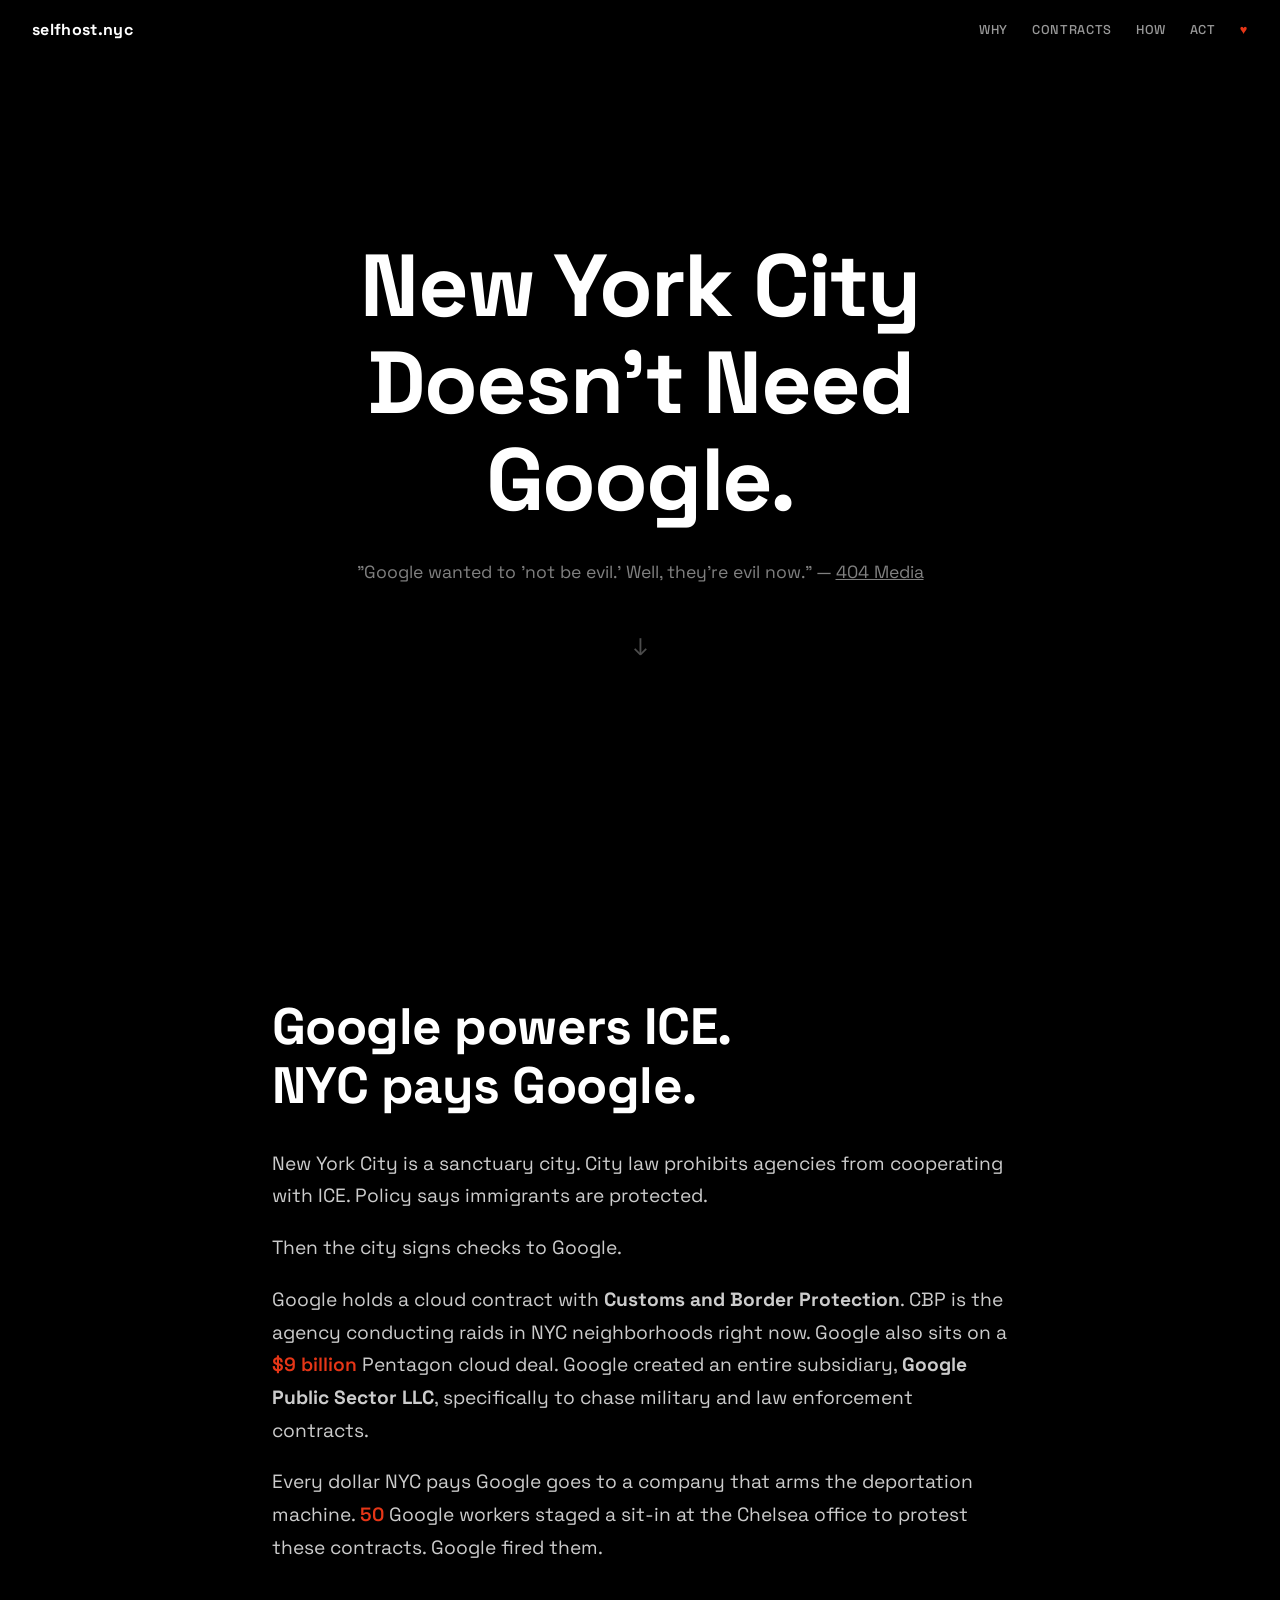
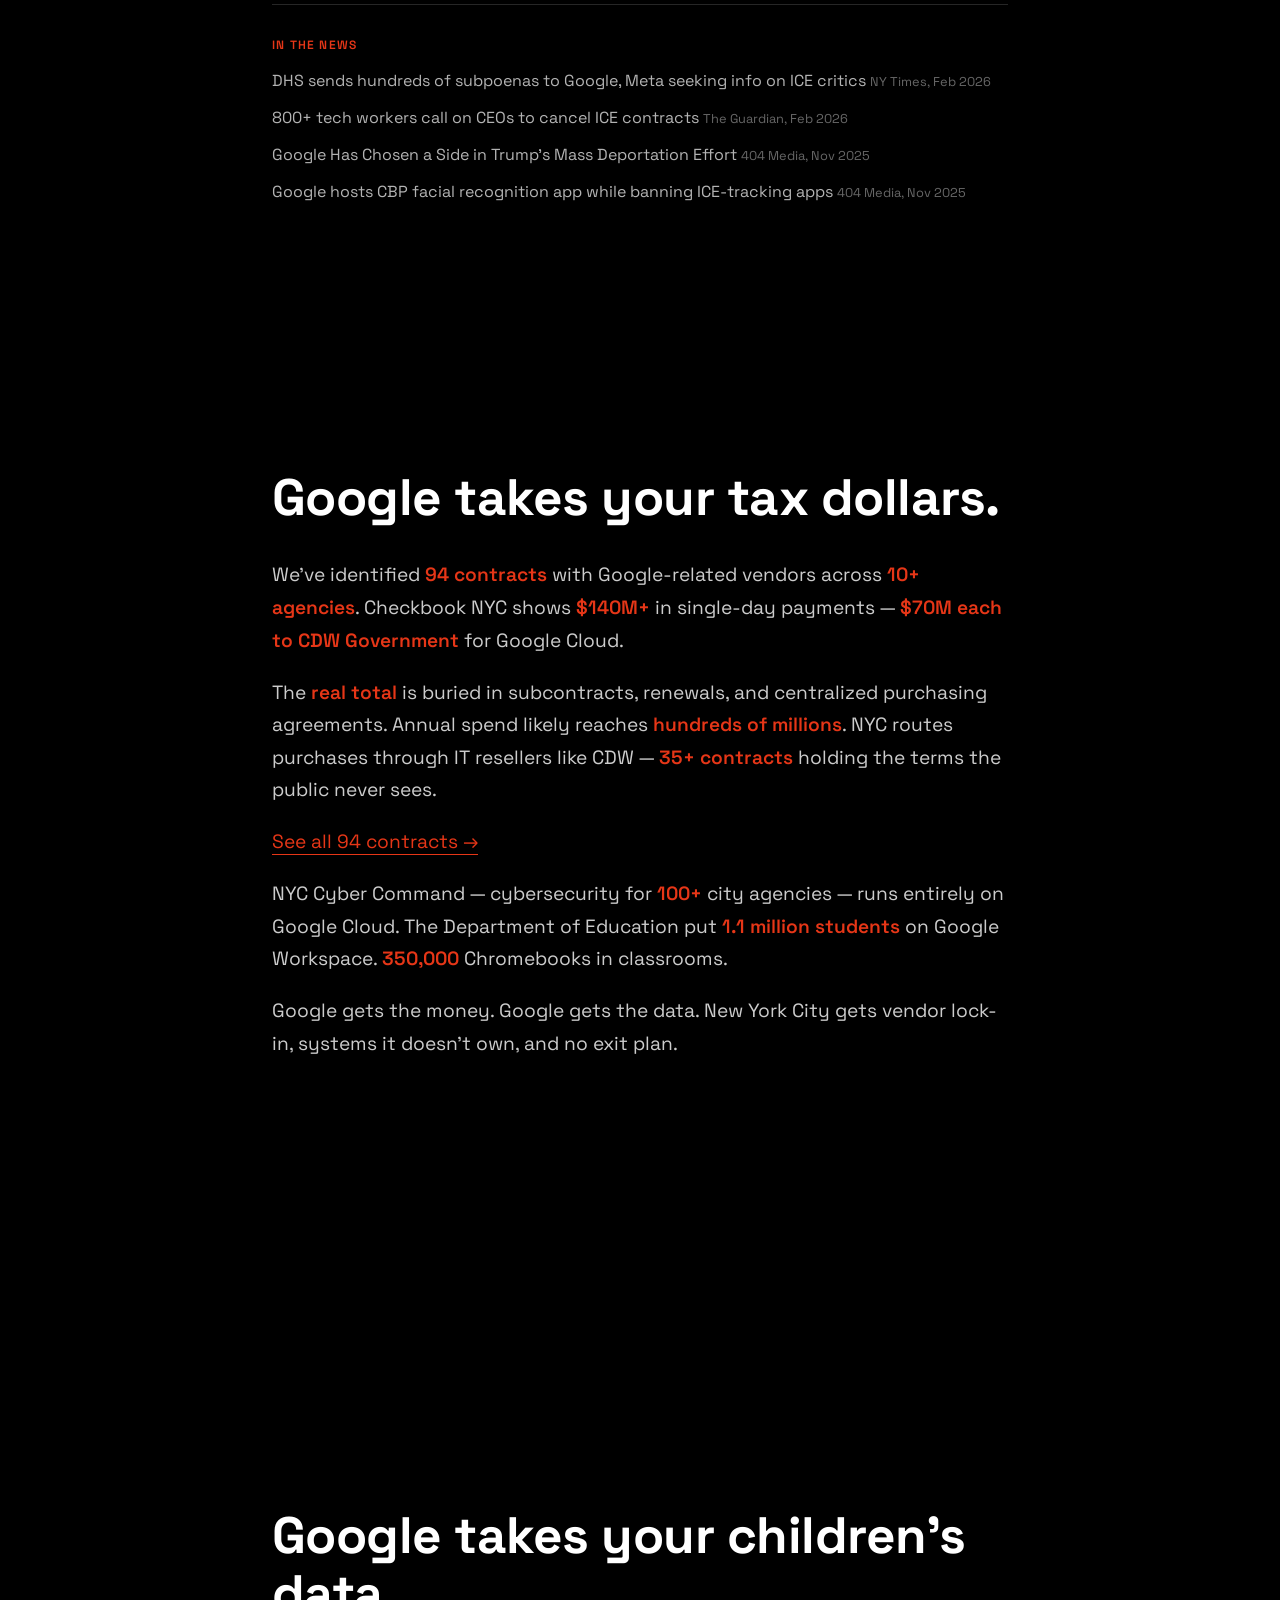
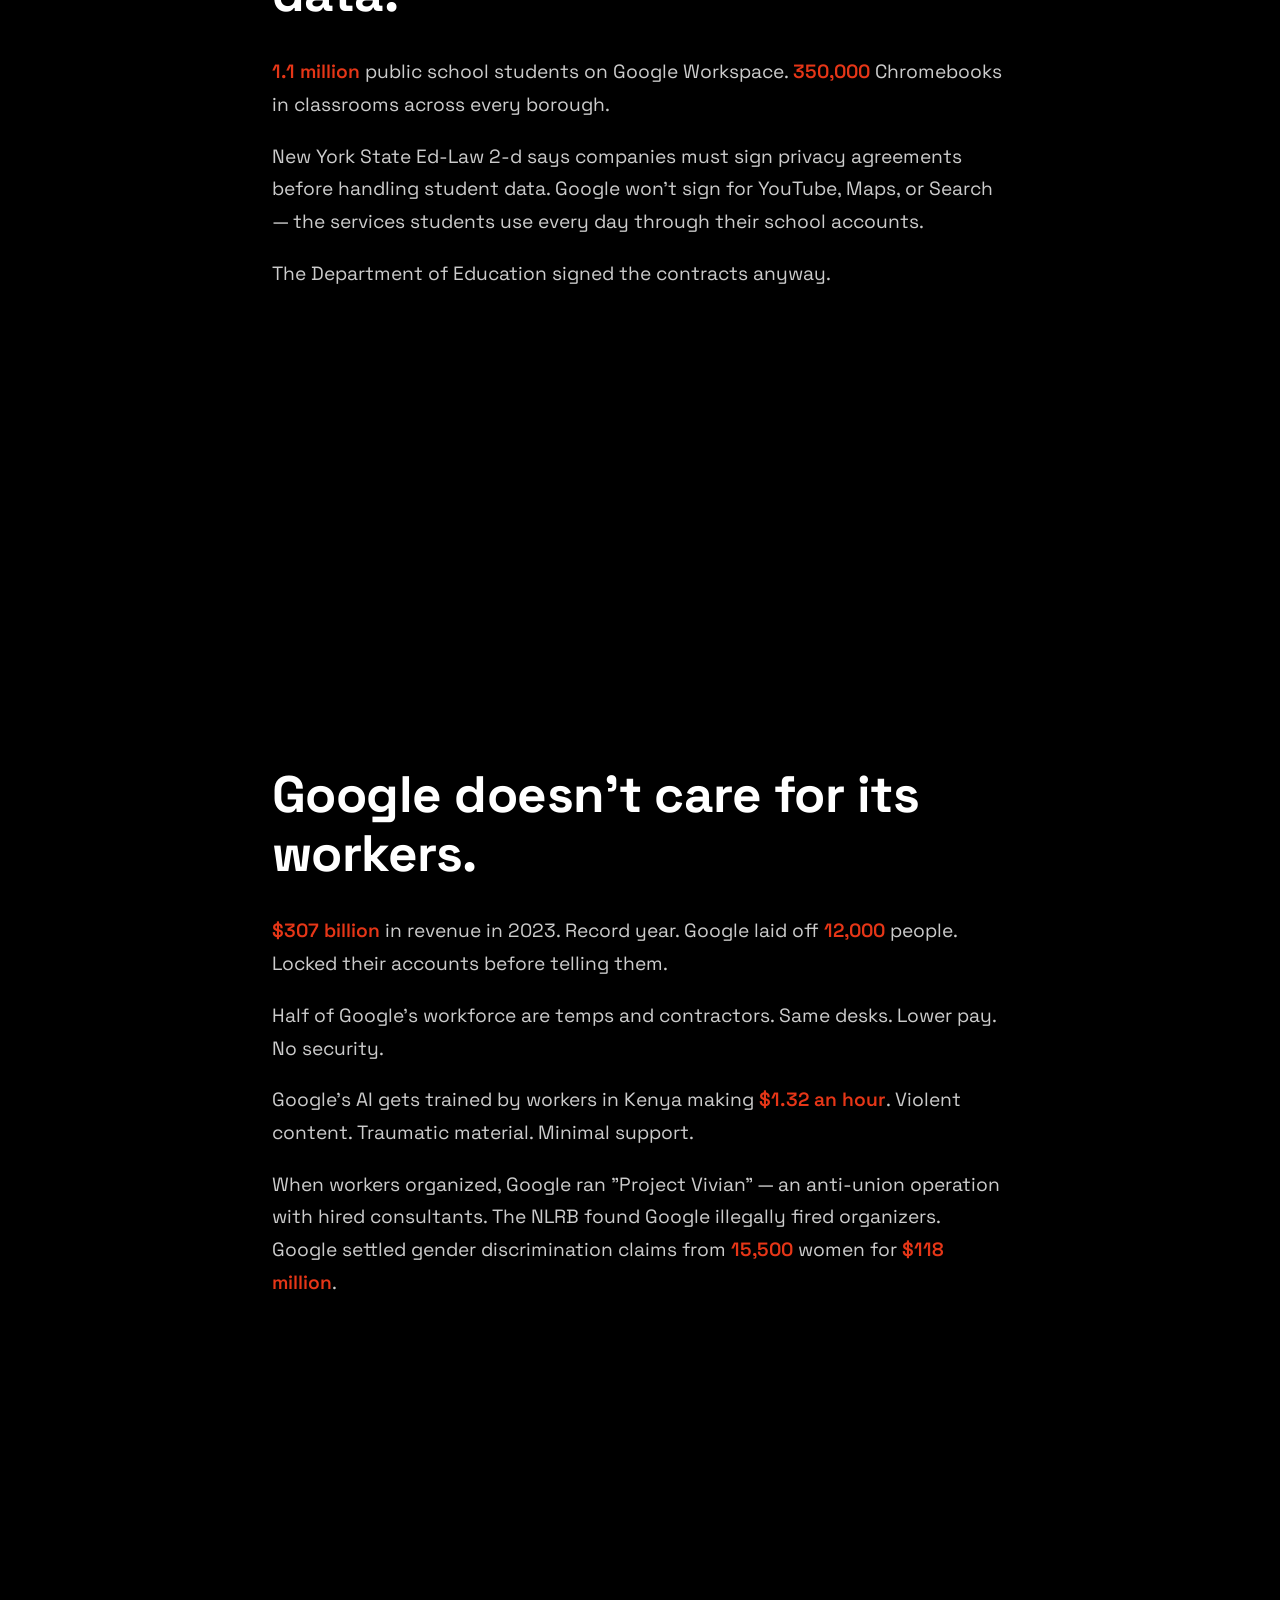
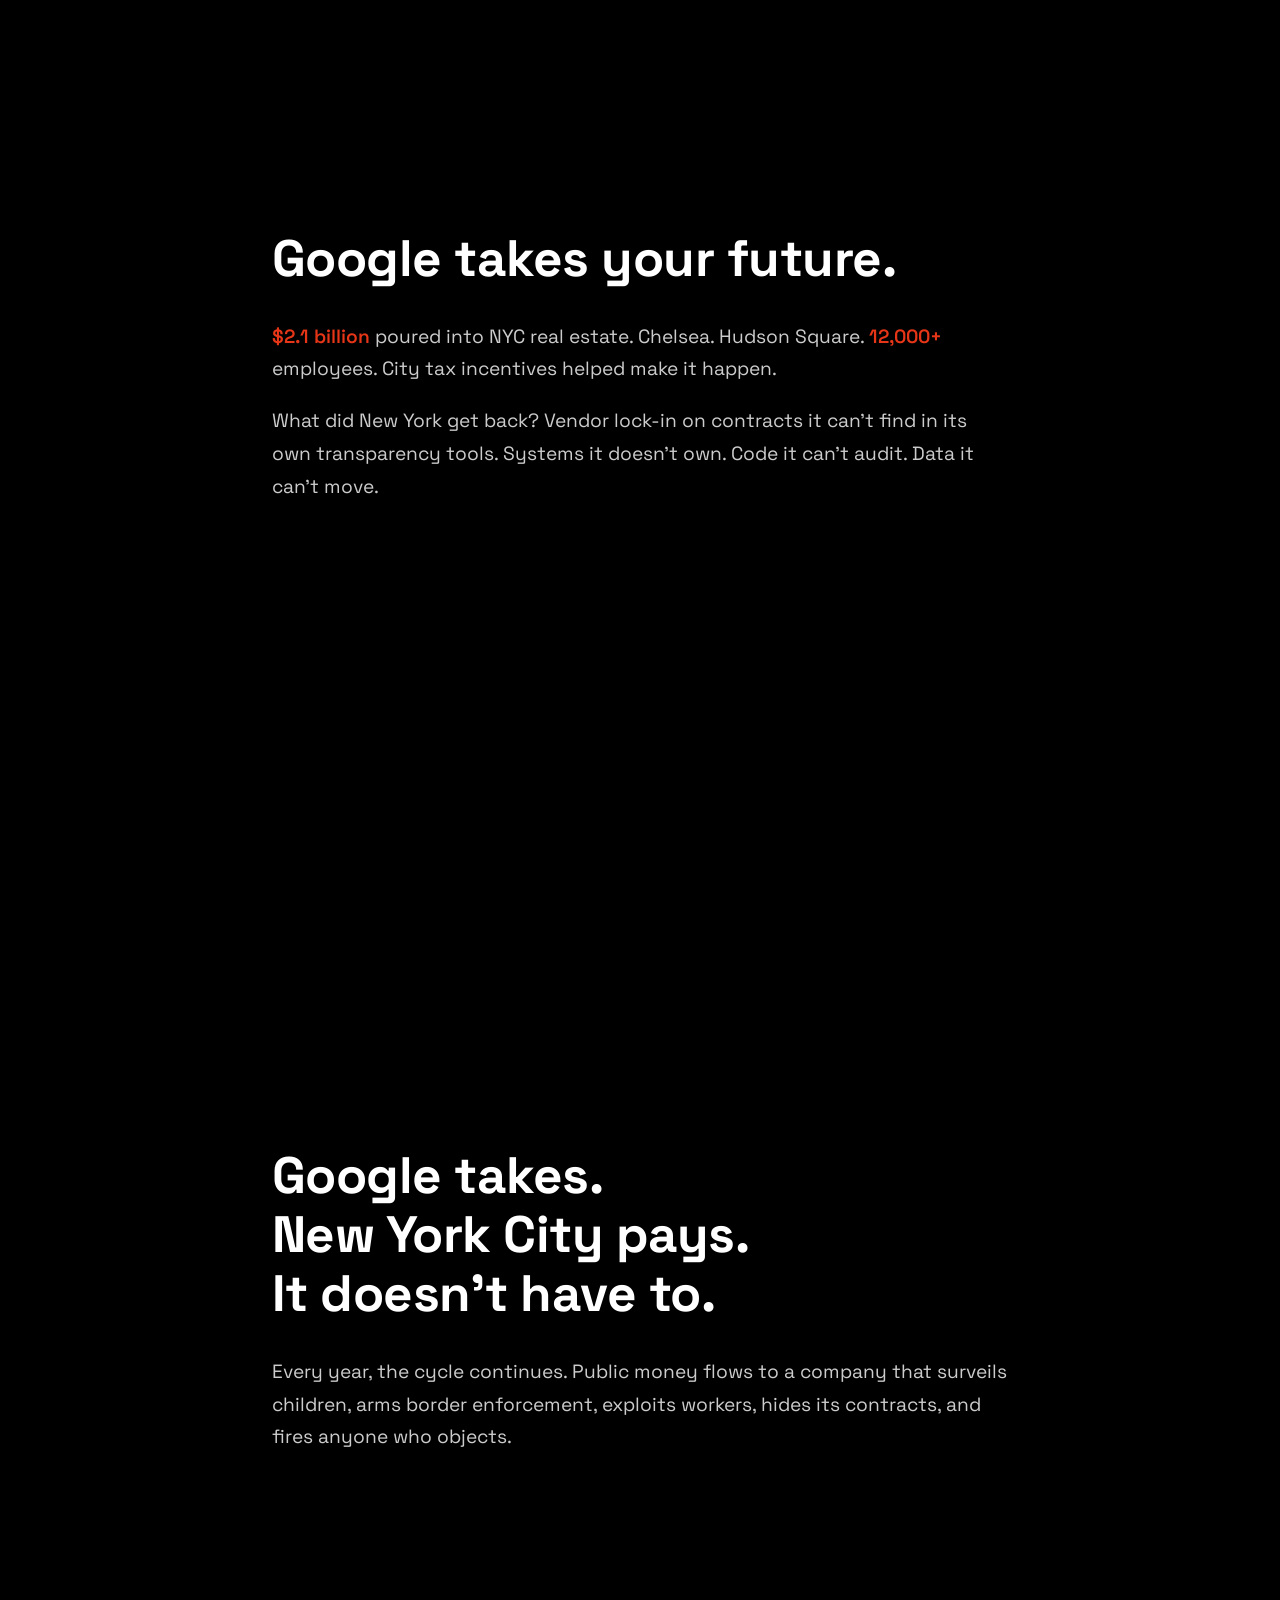
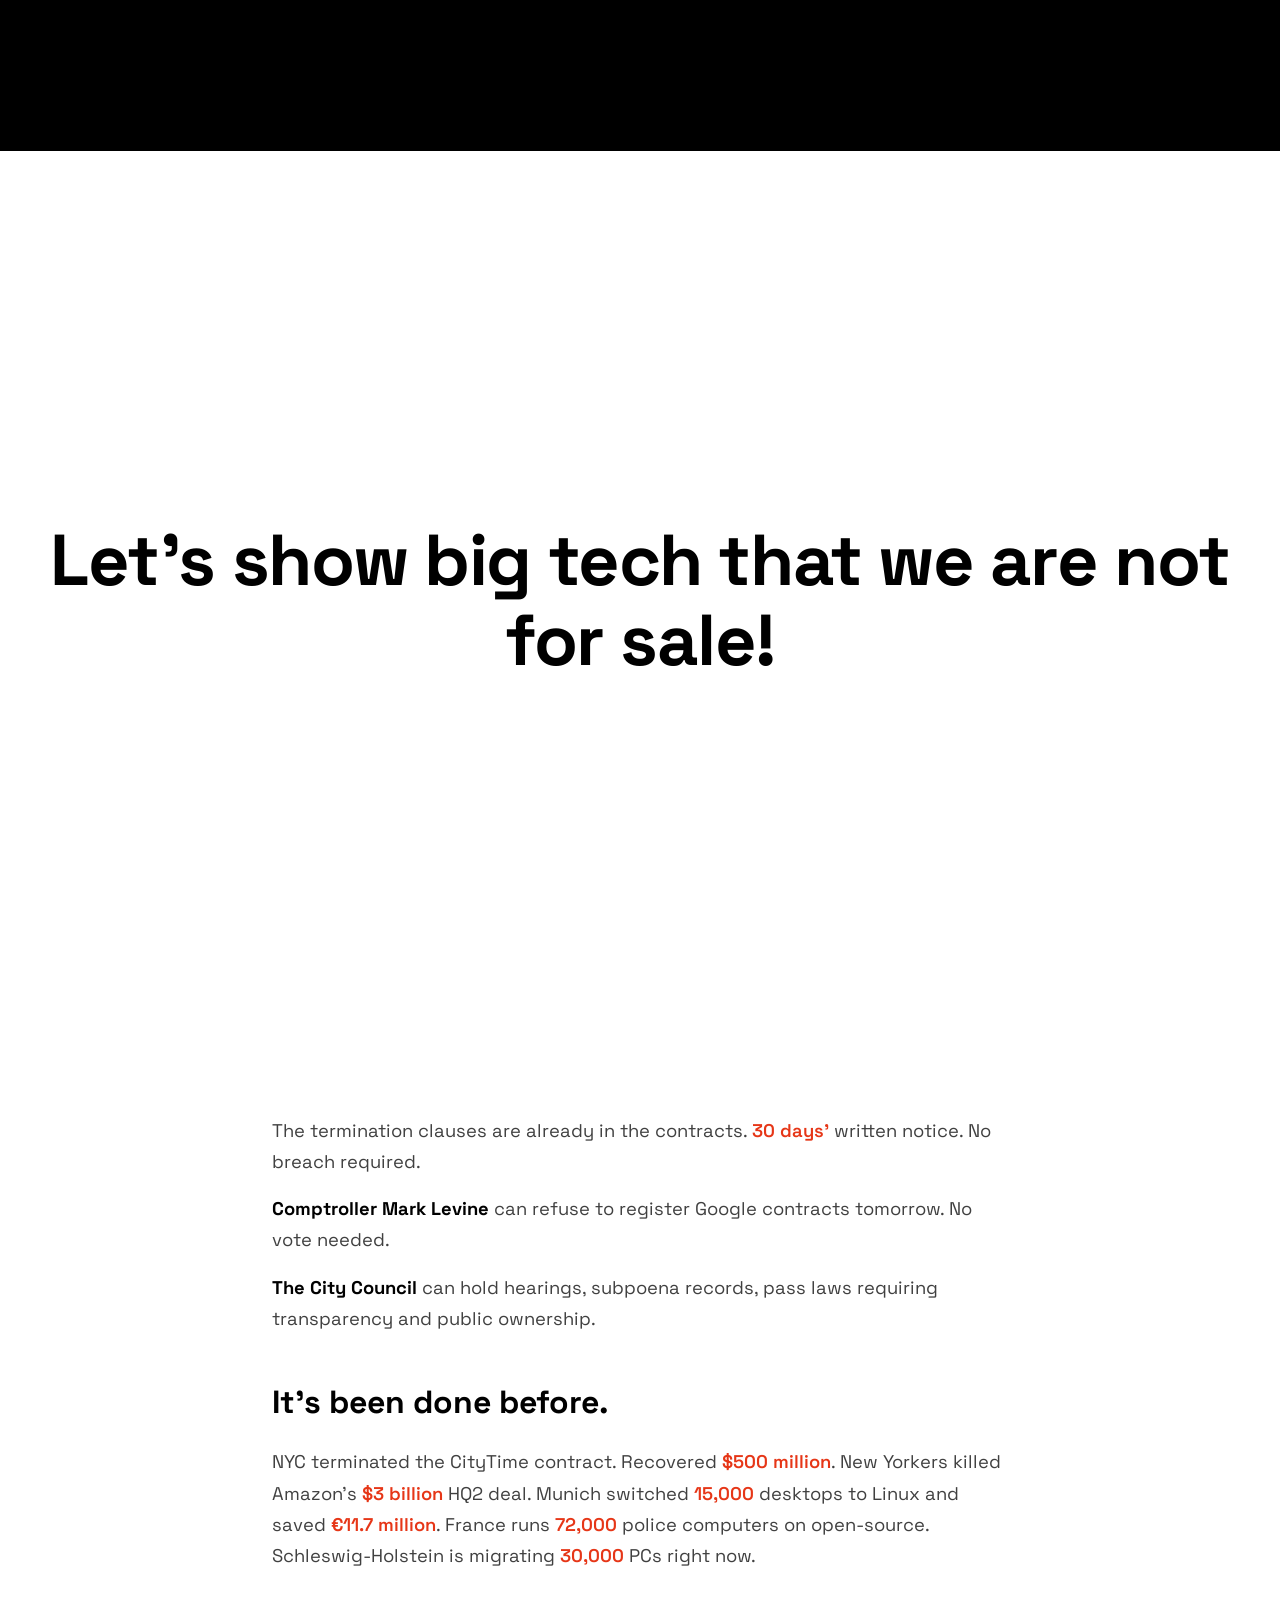
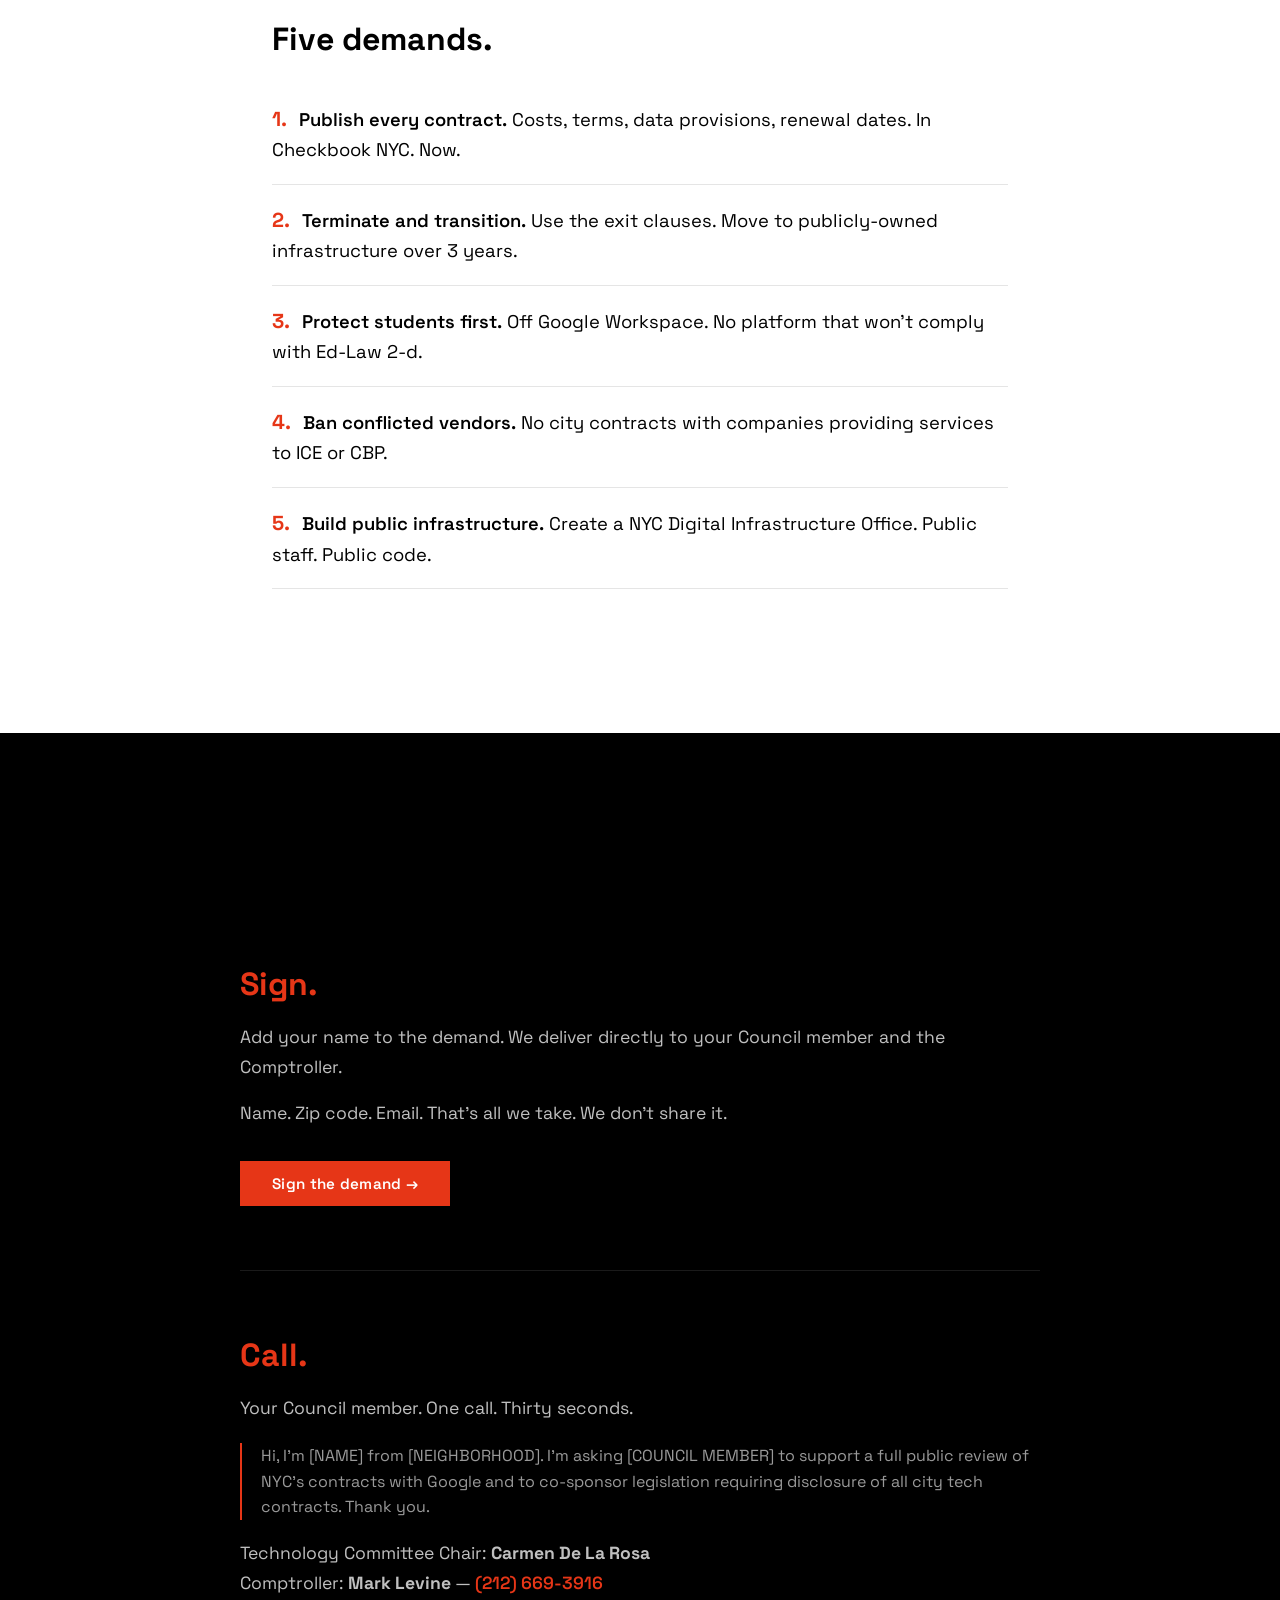
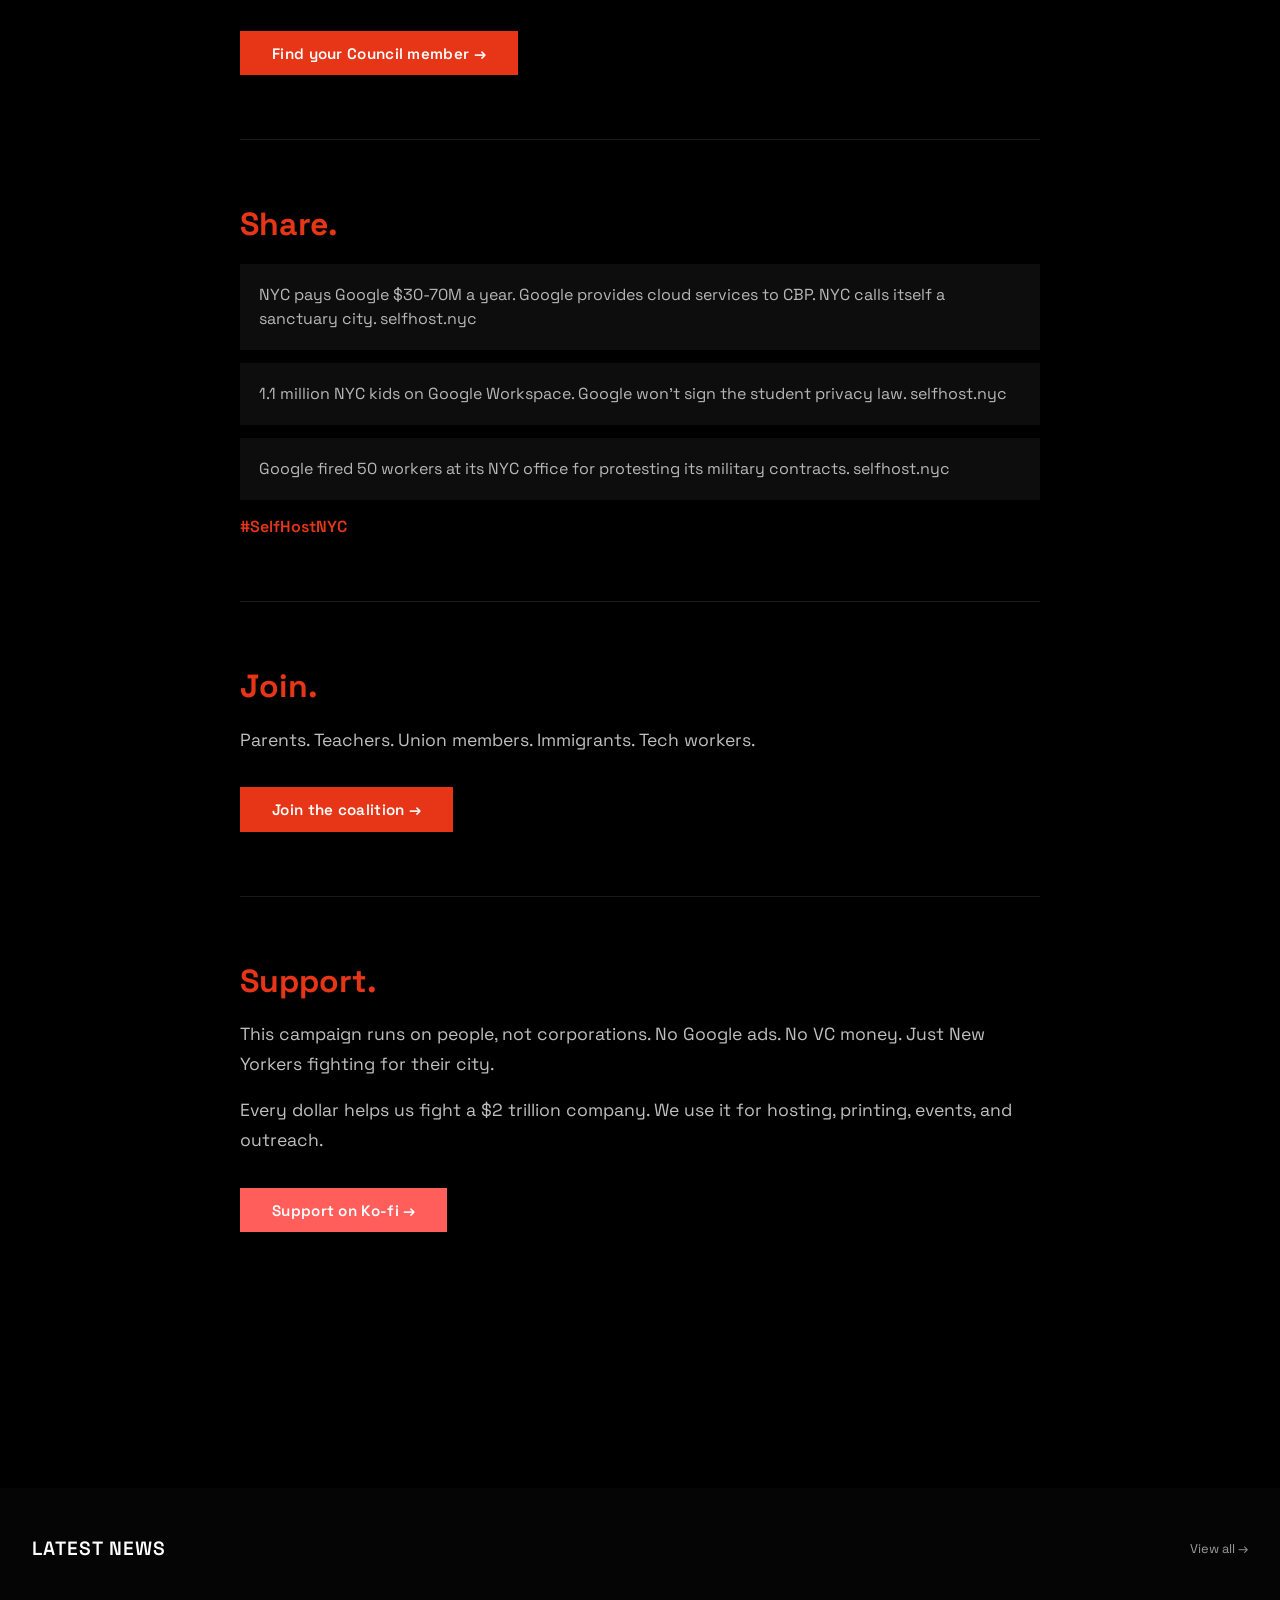
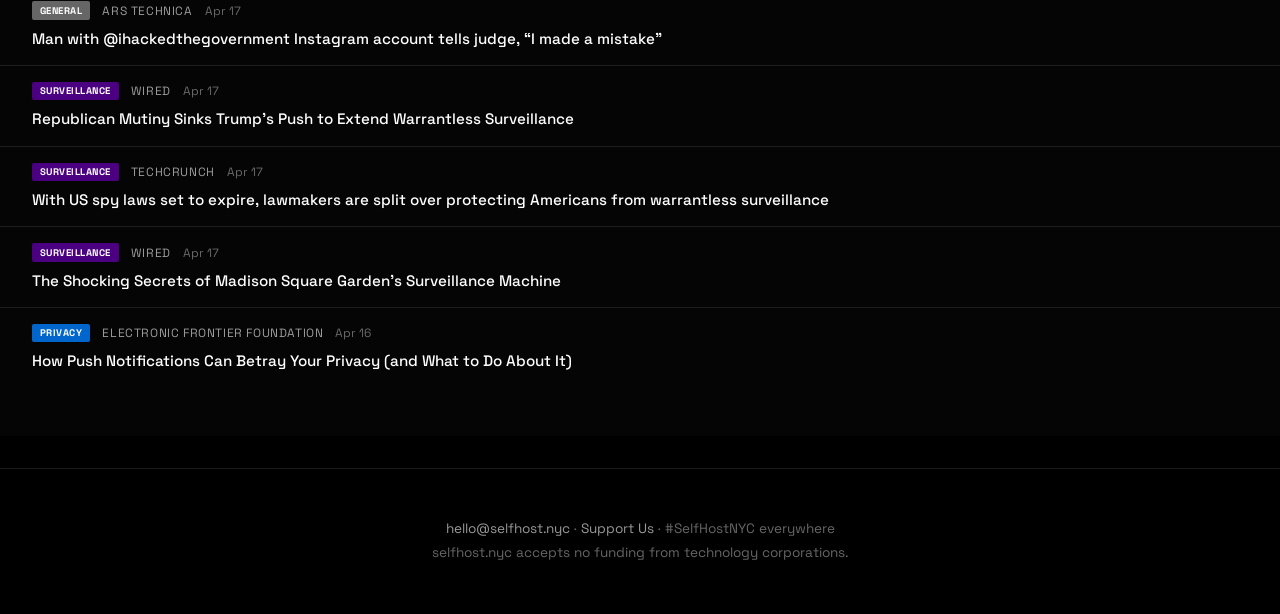
<file: index.html>
<!DOCTYPE html>
<html lang="en">
<head>
    <meta charset="UTF-8">
    <meta name="viewport" content="width=device-width, initial-scale=1.0">
    <title>selfhost.nyc — New York City Doesn't Need Google</title>
    <meta name="description" content="Google powers ICE. NYC pays Google $30-70 million a year. The company that runs CBP's cloud shouldn't get New York's money.">
    <meta property="og:title" content="selfhost.nyc — Google Powers ICE. NYC Pays Google.">
    <meta property="og:description" content="NYC is a sanctuary city. Google powers CBP. Every dollar NYC pays Google funds the deportation machine. It's time to end the contracts.">
    <meta property="og:type" content="website">
    <meta property="og:url" content="https://selfhost.nyc">
    <meta property="og:image" content="https://selfhost.nyc/og-image.png">
    <meta name="twitter:card" content="summary_large_image">
    <meta name="twitter:title" content="selfhost.nyc — Google Powers ICE. NYC Pays Google.">
    <meta name="twitter:description" content="NYC is a sanctuary city. Google powers CBP. Every dollar NYC pays Google funds the deportation machine. End the contracts.">
    <link rel="icon" href="/favicon.ico" type="image/x-icon">
    <link rel="stylesheet" href="/css/news-styles.css">
    <!-- Yes, loading fonts from Google for a site about breaking up with Google. We know. -->
    <link rel="preconnect" href="https://fonts.googleapis.com">
    <link rel="preconnect" href="https://fonts.gstatic.com" crossorigin>
    <link href="https://fonts.googleapis.com/css2?family=Space+Grotesk:wght@400;500;600;700&display=swap" rel="stylesheet">
    <style>
        *, *::before, *::after { margin: 0; padding: 0; box-sizing: border-box; }

        :root {
            --red: #e63617;
            --black: #000;
            --white: #fff;
            --off-white: #f5f5f5;
        }

        html {
            scroll-snap-type: y proximity;
            scroll-behavior: smooth;
        }

        body {
            font-family: 'Space Grotesk', sans-serif;
            background: var(--black);
            color: var(--white);
            -webkit-font-smoothing: antialiased;
            -moz-osx-font-smoothing: grayscale;
        }

        /* NAV */
        nav {
            position: fixed;
            top: 0;
            left: 0;
            right: 0;
            z-index: 100;
            display: flex;
            justify-content: space-between;
            align-items: center;
            padding: 1.2rem 2rem;
            transition: background 0.3s ease;
        }
        nav.scrolled {
            background: rgba(0, 0, 0, 0.95);
            backdrop-filter: blur(8px);
        }
        nav .logo {
            font-weight: 700;
            font-size: 1rem;
            letter-spacing: 0.02em;
            color: var(--white);
            text-decoration: none;
        }
        nav .links {
            display: flex;
            gap: 1.5rem;
        }
        nav .links a {
            color: rgba(255,255,255,0.6);
            text-decoration: none;
            font-size: 0.8rem;
            font-weight: 500;
            letter-spacing: 0.05em;
            text-transform: uppercase;
            transition: color 0.2s;
        }
        nav .links a:hover { color: var(--white); }

        @media (max-width: 600px) {
            nav .links { gap: 1rem; }
            nav .links a { font-size: 0.7rem; }
            nav { padding: 1rem 1.2rem; }
        }

        /* HERO */
        .hero {
            min-height: 100vh;
            display: flex;
            flex-direction: column;
            justify-content: center;
            align-items: center;
            text-align: center;
            padding: 2rem;
            scroll-snap-align: start;
        }
        .hero h1 {
            font-size: clamp(2.4rem, 7vw, 5.5rem);
            font-weight: 700;
            line-height: 1.1;
            letter-spacing: -0.02em;
            max-width: 14ch;
        }
        .hero .subtitle {
            margin-top: 2rem;
            font-size: clamp(0.85rem, 1.5vw, 1.1rem);
            color: rgba(255,255,255,0.5);
            font-weight: 400;
        }
        .hero .arrow {
            margin-top: 3rem;
            font-size: 1.5rem;
            color: rgba(255,255,255,0.3);
            animation: bounce 2s ease-in-out infinite;
        }
        @keyframes bounce {
            0%, 100% { transform: translateY(0); }
            50% { transform: translateY(10px); }
        }

        /* CHARGE SECTIONS */
        .charge {
            min-height: 100vh;
            display: flex;
            flex-direction: column;
            justify-content: center;
            padding: 4rem 2rem;
            max-width: 800px;
            margin: 0 auto;
            scroll-snap-align: start;
        }
        .charge .charge-header {
            font-size: clamp(1.8rem, 4.5vw, 3.2rem);
            font-weight: 700;
            line-height: 1.15;
            letter-spacing: -0.01em;
            opacity: 0;
            transform: translateY(30px);
            transition: opacity 0.6s ease-out, transform 0.6s ease-out;
        }
        .charge .charge-body {
            margin-top: 2rem;
            opacity: 0;
            transform: translateY(30px);
            transition: opacity 0.6s ease-out 0.2s, transform 0.6s ease-out 0.2s;
        }
        .charge .charge-body p {
            font-size: clamp(1rem, 1.8vw, 1.2rem);
            line-height: 1.7;
            color: rgba(255,255,255,0.8);
            margin-bottom: 1.2rem;
            font-weight: 400;
        }
        .charge .charge-body p:last-child { margin-bottom: 0; }

        .charge.visible .charge-header,
        .charge.visible .charge-body {
            opacity: 1;
            transform: translateY(0);
        }

        /* Red numbers */
        .red { color: var(--red); font-weight: 600; }

        /* Headlines */
        .headlines {
            margin-top: 2.5rem;
            padding-top: 2rem;
            border-top: 1px solid rgba(255,255,255,0.15);
        }
        .headlines-title {
            font-size: 0.75rem;
            font-weight: 600;
            letter-spacing: 0.1em;
            text-transform: uppercase;
            color: var(--red);
            margin-bottom: 1rem;
        }
        .headlines ul {
            list-style: none;
        }
        .headlines li {
            margin-bottom: 0.8rem;
            font-size: clamp(0.9rem, 1.4vw, 1rem);
            line-height: 1.5;
        }
        .headlines a {
            color: rgba(255,255,255,0.7);
            text-decoration: none;
            transition: color 0.2s;
        }
        .headlines a:hover {
            color: var(--white);
        }
        .headlines .source {
            color: rgba(255,255,255,0.4);
            font-size: 0.8em;
        }

        /* RED DIVIDER */
        .divider {
            display: flex;
            justify-content: center;
            align-items: center;
            padding: 1rem 2rem;
        }
        .divider .line {
            height: 2px;
            background: var(--red);
            width: 0;
            max-width: 120px;
            border-radius: 1px;
            transition: width 0.8s ease-out;
        }
        .divider.visible .line {
            width: 120px;
        }

        /* THE EXIT (white section) */
        .exit {
            background: var(--white);
            color: var(--black);
            scroll-snap-align: start;
        }
        .exit-hero {
            min-height: 100vh;
            display: flex;
            flex-direction: column;
            justify-content: center;
            align-items: center;
            text-align: center;
            padding: 2rem;
        }
        .exit-hero h2 {
            font-size: clamp(2.2rem, 6vw, 4.5rem);
            font-weight: 700;
            line-height: 1.1;
            letter-spacing: -0.02em;
            opacity: 0;
            transform: translateY(30px);
            transition: opacity 0.6s ease-out, transform 0.6s ease-out;
        }
        .exit-hero.visible h2 {
            opacity: 1;
            transform: translateY(0);
        }

        .exit-content {
            max-width: 800px;
            margin: 0 auto;
            padding: 4rem 2rem 6rem;
        }
        .exit-content .exit-block {
            margin-bottom: 3rem;
            opacity: 0;
            transform: translateY(30px);
            transition: opacity 0.6s ease-out, transform 0.6s ease-out;
        }
        .exit-content .exit-block.visible {
            opacity: 1;
            transform: translateY(0);
        }
        .exit-content p {
            font-size: clamp(1rem, 1.8vw, 1.15rem);
            line-height: 1.7;
            color: rgba(0,0,0,0.75);
            margin-bottom: 1rem;
        }
        .exit-content strong { color: var(--black); }
        .exit-content h3 {
            font-size: clamp(1.4rem, 3vw, 2rem);
            font-weight: 700;
            margin-bottom: 1.5rem;
            color: var(--black);
        }

        /* DEMANDS */
        .demands {
            list-style: none;
            counter-reset: demand;
        }
        .demands li {
            counter-increment: demand;
            padding: 1.2rem 0;
            border-bottom: 1px solid rgba(0,0,0,0.1);
            font-size: clamp(1rem, 1.8vw, 1.15rem);
            line-height: 1.6;
        }
        .demands li::before {
            content: counter(demand) ".";
            color: var(--red);
            font-weight: 700;
            margin-right: 0.75rem;
            font-size: 1.1em;
        }
        .demands li strong { font-weight: 600; }

        /* THE CALL */
        .call {
            background: var(--black);
            color: var(--white);
            padding: 6rem 2rem;
            scroll-snap-align: start;
        }
        .call-inner {
            max-width: 800px;
            margin: 0 auto;
        }
        .call h2 {
            font-size: clamp(2rem, 5vw, 3.5rem);
            font-weight: 700;
            text-align: center;
            margin-bottom: 4rem;
            opacity: 0;
            transform: translateY(30px);
            transition: opacity 0.6s ease-out, transform 0.6s ease-out;
        }
        .call h2.visible { opacity: 1; transform: translateY(0); }

        .call-card {
            margin-bottom: 4rem;
            padding-bottom: 4rem;
            border-bottom: 1px solid rgba(255,255,255,0.1);
            opacity: 0;
            transform: translateY(30px);
            transition: opacity 0.6s ease-out, transform 0.6s ease-out;
        }
        .call-card.visible { opacity: 1; transform: translateY(0); }
        .call-card:last-child { border-bottom: none; }
        .call-card h3 {
            font-size: clamp(1.4rem, 3vw, 2rem);
            font-weight: 700;
            margin-bottom: 1.2rem;
            color: var(--red);
        }
        .call-card p {
            font-size: clamp(0.95rem, 1.6vw, 1.1rem);
            line-height: 1.7;
            color: rgba(255,255,255,0.75);
            margin-bottom: 1rem;
        }
        .call-card blockquote {
            border-left: 2px solid var(--red);
            padding-left: 1.2rem;
            margin: 1.2rem 0;
            color: rgba(255,255,255,0.6);
            font-size: clamp(0.9rem, 1.4vw, 1rem);
            line-height: 1.6;
        }
        .call-card .share-block {
            background: rgba(255,255,255,0.05);
            padding: 1.2rem;
            margin: 0.8rem 0;
            font-size: clamp(0.9rem, 1.4vw, 1rem);
            line-height: 1.5;
            color: rgba(255,255,255,0.7);
        }
        .call-card .cta {
            display: inline-block;
            margin-top: 1rem;
            padding: 0.8rem 2rem;
            background: var(--red);
            color: var(--white);
            text-decoration: none;
            font-weight: 600;
            font-size: 0.95rem;
            letter-spacing: 0.02em;
            transition: opacity 0.2s;
        }
        .call-card .cta:hover { opacity: 0.85; }
        .call-card .hashtag {
            display: block;
            margin-top: 1rem;
            color: var(--red);
            font-weight: 600;
            font-size: 1rem;
        }

        /* FOOTER */
        footer {
            background: var(--black);
            border-top: 1px solid rgba(255,255,255,0.1);
            padding: 3rem 2rem;
            text-align: center;
        }
        footer p {
            font-size: 0.85rem;
            color: rgba(255,255,255,0.4);
            line-height: 1.8;
        }
        footer a {
            color: rgba(255,255,255,0.6);
            text-decoration: none;
        }
        footer a:hover { color: var(--white); }
    </style>
</head>
<body>

<nav id="nav">
    <a href="#top" class="logo">selfhost.nyc</a>
    <div class="links">
        <a href="#charges">Why</a>
        <a href="/contracts">Contracts</a>
        <a href="#exit">How</a>
        <a href="#act">Act</a>
        <a href="https://ko-fi.com/selfhost" target="_blank" style="color: var(--red);">♥</a>
    </div>
</nav>

<!-- HERO -->
<section class="hero" id="top">
    <h1>New York City Doesn't Need Google.</h1>
    <p class="subtitle">"Google wanted to 'not be evil.' Well, they're evil now." — <a href="https://www.404media.co/google-has-chosen-a-side-in-trumps-mass-deportation-effort/" target="_blank" style="color: rgba(255,255,255,0.5); text-decoration: underline;">404 Media</a></p>
    <div class="arrow">↓</div>
</section>

<!-- CHARGES -->
<div id="charges">

<div class="divider"><div class="line"></div></div>

<section class="charge">
    <div class="charge-header">Google powers ICE.<br>NYC pays Google.</div>
    <div class="charge-body">
        <p>New York City is a sanctuary city. City law prohibits agencies from cooperating with ICE. Policy says immigrants are protected.</p>
        <p>Then the city signs checks to Google.</p>
        <p>Google holds a cloud contract with <strong>Customs and Border Protection</strong>. CBP is the agency conducting raids in NYC neighborhoods right now. Google also sits on a <span class="red">$9 billion</span> Pentagon cloud deal. Google created an entire subsidiary, <strong>Google Public Sector LLC</strong>, specifically to chase military and law enforcement contracts.</p>
        <p>Every dollar NYC pays Google goes to a company that arms the deportation machine. <span class="red">50</span> Google workers staged a sit-in at the Chelsea office to protest these contracts. Google fired them.</p>
        <div class="headlines">
            <div class="headlines-title">In the News</div>
            <ul>
                <li><a href="https://www.nytimes.com/2026/02/13/us/dhs-subpoenas-ice-critics.html" target="_blank">DHS sends hundreds of subpoenas to Google, Meta seeking info on ICE critics</a> <span class="source">NY Times, Feb 2026</span></li>
                <li><a href="https://www.theguardian.com/technology/google" target="_blank">800+ tech workers call on CEOs to cancel ICE contracts</a> <span class="source">The Guardian, Feb 2026</span></li>
                <li><a href="https://www.404media.co/google-has-chosen-a-side-in-trumps-mass-deportation-effort/" target="_blank">Google Has Chosen a Side in Trump's Mass Deportation Effort</a> <span class="source">404 Media, Nov 2025</span></li>
                <li><a href="https://www.404media.co/cbp-quietly-launches-face-scanning-app-for-local-cops-to-do-immigration-enforcement/" target="_blank">Google hosts CBP facial recognition app while banning ICE-tracking apps</a> <span class="source">404 Media, Nov 2025</span></li>
            </ul>
        </div>
    </div>
</section>

<div class="divider"><div class="line"></div></div>

<section class="charge">
    <div class="charge-header">Google takes your tax dollars.</div>
    <div class="charge-body">
        <p>We've identified <span class="red">94 contracts</span> with Google-related vendors across <span class="red">10+ agencies</span>. Checkbook NYC shows <span class="red">$140M+</span> in single-day payments — <span class="red">$70M each to CDW Government</span> for Google Cloud.</p>
    <p>The <span class="red">real total</span> is buried in subcontracts, renewals, and centralized purchasing agreements. Annual spend likely reaches <span class="red">hundreds of millions</span>. NYC routes purchases through IT resellers like CDW — <span class="red">35+ contracts</span> holding the terms the public never sees.</p>
        <p><a href="/contracts" style="color: var(--red); text-decoration: none; border-bottom: 1px solid var(--red);">See all 94 contracts →</a></p>
        <p>NYC Cyber Command — cybersecurity for <span class="red">100+</span> city agencies — runs entirely on Google Cloud. The Department of Education put <span class="red">1.1 million students</span> on Google Workspace. <span class="red">350,000</span> Chromebooks in classrooms.</p>
        <p>Google gets the money. Google gets the data. New York City gets vendor lock-in, systems it doesn't own, and no exit plan.</p>
    </div>
</section>

<div class="divider"><div class="line"></div></div>

<section class="charge">
    <div class="charge-header">Google takes your children's data.</div>
    <div class="charge-body">
        <p><span class="red">1.1 million</span> public school students on Google Workspace. <span class="red">350,000</span> Chromebooks in classrooms across every borough.</p>
        <p>New York State Ed-Law 2-d says companies must sign privacy agreements before handling student data. Google won't sign for YouTube, Maps, or Search — the services students use every day through their school accounts.</p>
        <p>The Department of Education signed the contracts anyway.</p>
    </div>
</section>

<div class="divider"><div class="line"></div></div>

<section class="charge">
    <div class="charge-header">Google doesn't care for its workers.</div>
    <div class="charge-body">
        <p><span class="red">$307 billion</span> in revenue in 2023. Record year. Google laid off <span class="red">12,000</span> people. Locked their accounts before telling them.</p>
        <p>Half of Google's workforce are temps and contractors. Same desks. Lower pay. No security.</p>
        <p>Google's AI gets trained by workers in Kenya making <span class="red">$1.32 an hour</span>. Violent content. Traumatic material. Minimal support.</p>
        <p>When workers organized, Google ran "Project Vivian" — an anti-union operation with hired consultants. The NLRB found Google illegally fired organizers. Google settled gender discrimination claims from <span class="red">15,500</span> women for <span class="red">$118 million</span>.</p>
    </div>
</section>

<div class="divider"><div class="line"></div></div>

<section class="charge">
    <div class="charge-header">Google takes your future.</div>
    <div class="charge-body">
        <p><span class="red">$2.1 billion</span> poured into NYC real estate. Chelsea. Hudson Square. <span class="red">12,000+</span> employees. City tax incentives helped make it happen.</p>
        <p>What did New York get back? Vendor lock-in on contracts it can't find in its own transparency tools. Systems it doesn't own. Code it can't audit. Data it can't move.</p>
    </div>
</section>

<div class="divider"><div class="line"></div></div>

<section class="charge">
    <div class="charge-header">Google takes.<br>New York City pays.<br>It doesn't have to.</div>
    <div class="charge-body">
        <p>Every year, the cycle continues. Public money flows to a company that surveils children, arms border enforcement, exploits workers, hides its contracts, and fires anyone who objects.</p>
    </div>
</section>

</div>

<!-- THE EXIT -->
<section class="exit" id="exit">
    <div class="exit-hero">
        <h2>Let's show big tech that we are not for sale!</h2>
    </div>
    <div class="exit-content">
        <div class="exit-block">
            <p>The termination clauses are already in the contracts. <span class="red" style="color:var(--red)">30 days'</span> written notice. No breach required.</p>
            <p><strong>Comptroller Mark Levine</strong> can refuse to register Google contracts tomorrow. No vote needed.</p>
            <p><strong>The City Council</strong> can hold hearings, subpoena records, pass laws requiring transparency and public ownership.</p>
        </div>
        <div class="exit-block">
            <h3>It's been done before.</h3>
            <p>NYC terminated the CityTime contract. Recovered <span class="red" style="color:var(--red)">$500 million</span>. New Yorkers killed Amazon's <span class="red" style="color:var(--red)">$3 billion</span> HQ2 deal. Munich switched <span class="red" style="color:var(--red)">15,000</span> desktops to Linux and saved <span class="red" style="color:var(--red)">€11.7 million</span>. France runs <span class="red" style="color:var(--red)">72,000</span> police computers on open-source. Schleswig-Holstein is migrating <span class="red" style="color:var(--red)">30,000</span> PCs right now.</p>
        </div>
        <div class="exit-block">
            <h3>Five demands.</h3>
            <ol class="demands">
                <li><strong>Publish every contract.</strong> Costs, terms, data provisions, renewal dates. In Checkbook NYC. Now.</li>
                <li><strong>Terminate and transition.</strong> Use the exit clauses. Move to publicly-owned infrastructure over 3 years.</li>
                <li><strong>Protect students first.</strong> Off Google Workspace. No platform that won't comply with Ed-Law 2-d.</li>
                <li><strong>Ban conflicted vendors.</strong> No city contracts with companies providing services to ICE or CBP.</li>
                <li><strong>Build public infrastructure.</strong> Create a NYC Digital Infrastructure Office. Public staff. Public code.</li>
            </ol>
        </div>
    </div>
</section>

<!-- THE CALL -->
<section class="call" id="act">
    <div class="call-inner">
        <h2>This is your city.</h2>

        <div class="call-card">
            <h3>Sign.</h3>
            <p>Add your name to the demand. We deliver directly to your Council member and the Comptroller.</p>
            <p>Name. Zip code. Email. That's all we take. We don't share it.</p>
            <a href="https://tally.so/r/KY6VWD" target="_blank" class="cta">Sign the demand →</a>
        </div>

        <div class="call-card">
            <h3>Call.</h3>
            <p>Your Council member. One call. Thirty seconds.</p>
            <blockquote>Hi, I'm [NAME] from [NEIGHBORHOOD]. I'm asking [COUNCIL MEMBER] to support a full public review of NYC's contracts with Google and to co-sponsor legislation requiring disclosure of all city tech contracts. Thank you.</blockquote>
            <p>Technology Committee Chair: <strong>Carmen De La Rosa</strong><br>
            Comptroller: <strong>Mark Levine</strong> — <span class="red">(212) 669-3916</span></p>
            <a href="https://council.nyc.gov/districts/" target="_blank" class="cta">Find your Council member →</a>
        </div>

        <div class="call-card">
            <h3>Share.</h3>
            <div class="share-block">NYC pays Google $30-70M a year. Google provides cloud services to CBP. NYC calls itself a sanctuary city. selfhost.nyc</div>
            <div class="share-block">1.1 million NYC kids on Google Workspace. Google won't sign the student privacy law. selfhost.nyc</div>
            <div class="share-block">Google fired 50 workers at its NYC office for protesting its military contracts. selfhost.nyc</div>
            <span class="hashtag">#SelfHostNYC</span>
        </div>

        <div class="call-card">
            <h3>Join.</h3>
            <p>Parents. Teachers. Union members. Immigrants. Tech workers.</p>
            <a href="https://tally.so/r/5BzZpQ" target="_blank" class="cta">Join the coalition →</a>
        </div>

        <div class="call-card">
            <h3>Support.</h3>
            <p>This campaign runs on people, not corporations. No Google ads. No VC money. Just New Yorkers fighting for their city.</p>
            <p>Every dollar helps us fight a $2 trillion company. We use it for hosting, printing, events, and outreach.</p>
            <a href="https://ko-fi.com/selfhost" target="_blank" class="cta" style="background: #FF5E5B;">Support on Ko-fi →</a>
        </div>
    </div>
</section>

<!-- LATEST NEWS -->
<section class="news-section" id="news">
    <div class="news-section__header">
        <h3 class="news-section__title">Latest News</h3>
        <a href="/news/" class="news-section__link">View all →</a>
    </div>
    <div class="news-container" data-news="{&quot;maxStories&quot;:5,&quot;compact&quot;:true}">
        <p class="news-loading">Loading news...</p>
    </div>
</section>

<script src="/js/news-loader.js"></script>

<!-- FOOTER -->
<footer>
    <p><a href="mailto:hello@selfhost.nyc">hello@selfhost.nyc</a> · <a href="https://ko-fi.com/selfhost" target="_blank">Support Us</a> · #SelfHostNYC everywhere</p>
    <p>selfhost.nyc accepts no funding from technology corporations.</p>
</footer>

<script>
// Nav scroll behavior
const nav = document.getElementById('nav');
window.addEventListener('scroll', () => {
    nav.classList.toggle('scrolled', window.scrollY > 50);
}, { passive: true });

// IntersectionObserver for fade-in animations
const observer = new IntersectionObserver((entries) => {
    entries.forEach(entry => {
        if (entry.isIntersecting) {
            entry.target.classList.add('visible');
        }
    });
}, { threshold: 0.15 });

// Observe all animated elements
document.querySelectorAll('.charge, .divider, .exit-hero, .exit-block, .call h2, .call-card').forEach(el => {
    observer.observe(el);
});
</script>

</body>
</html>
</file>
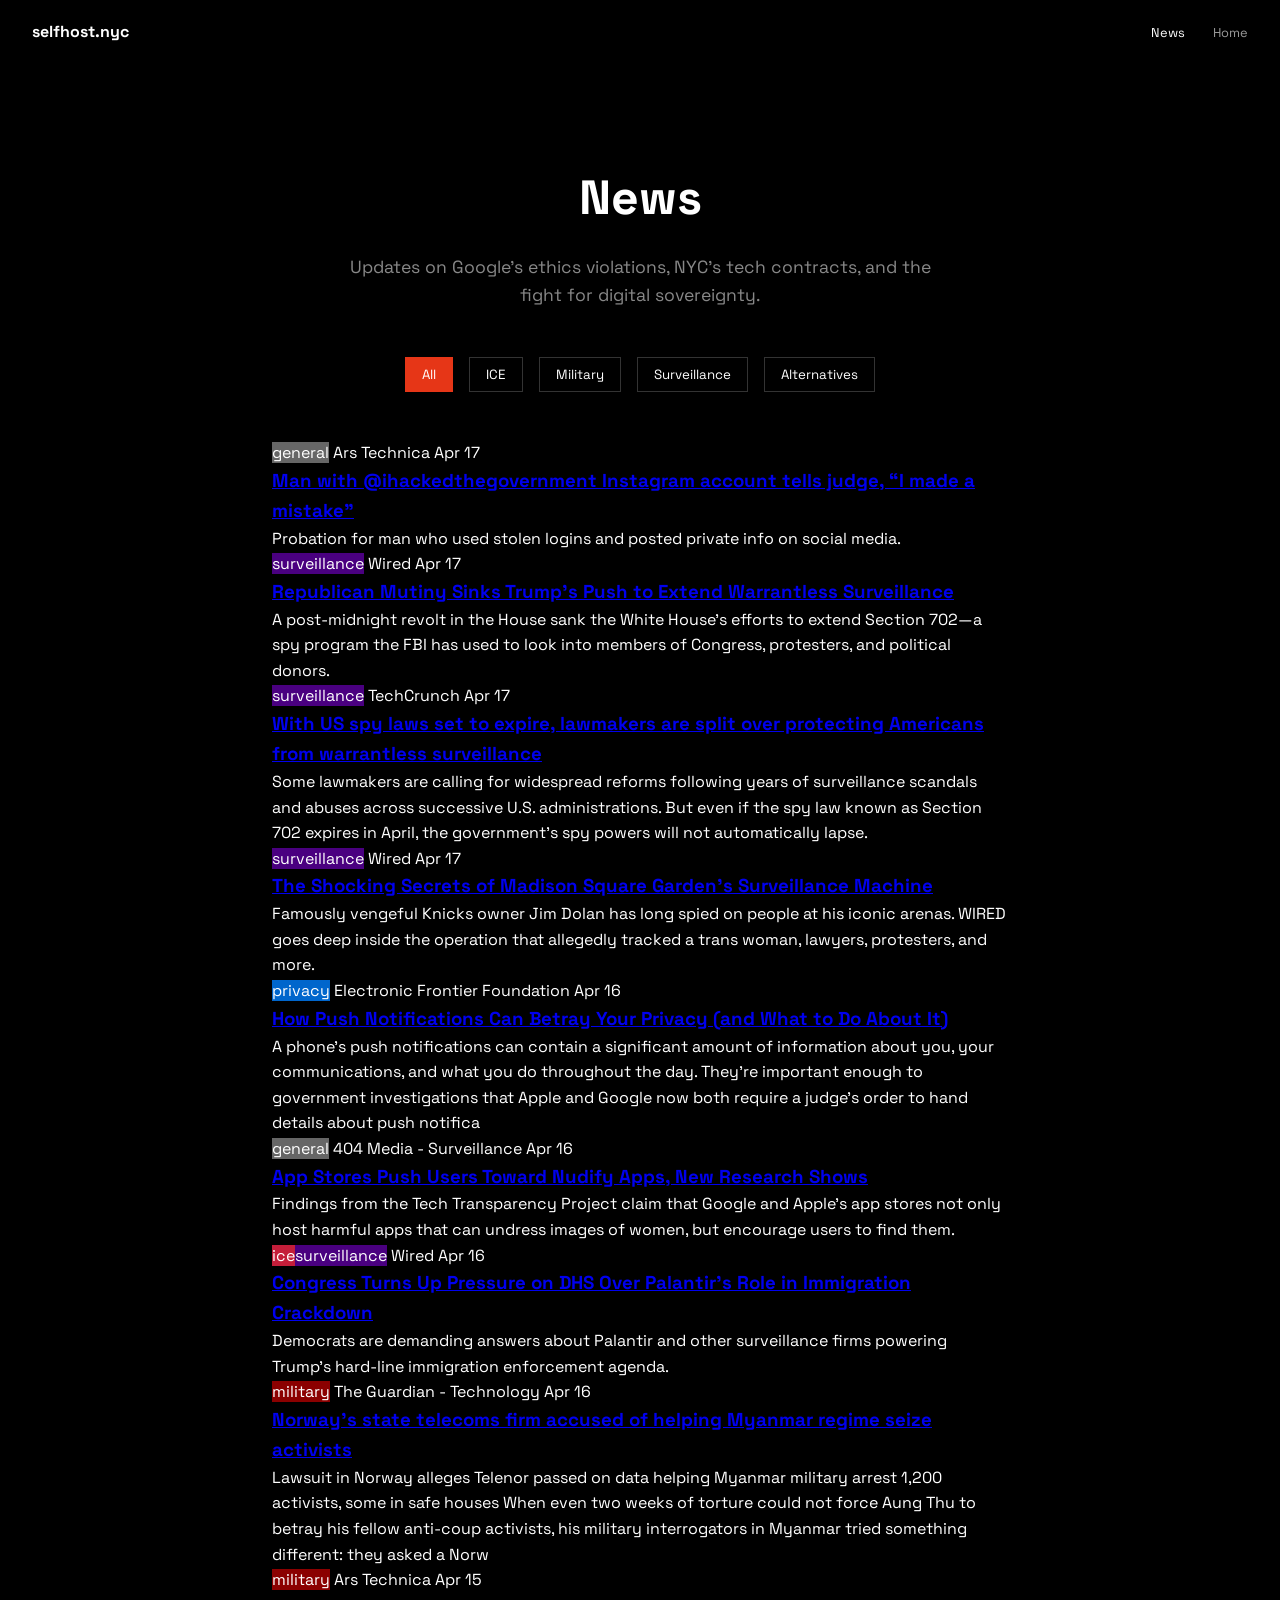
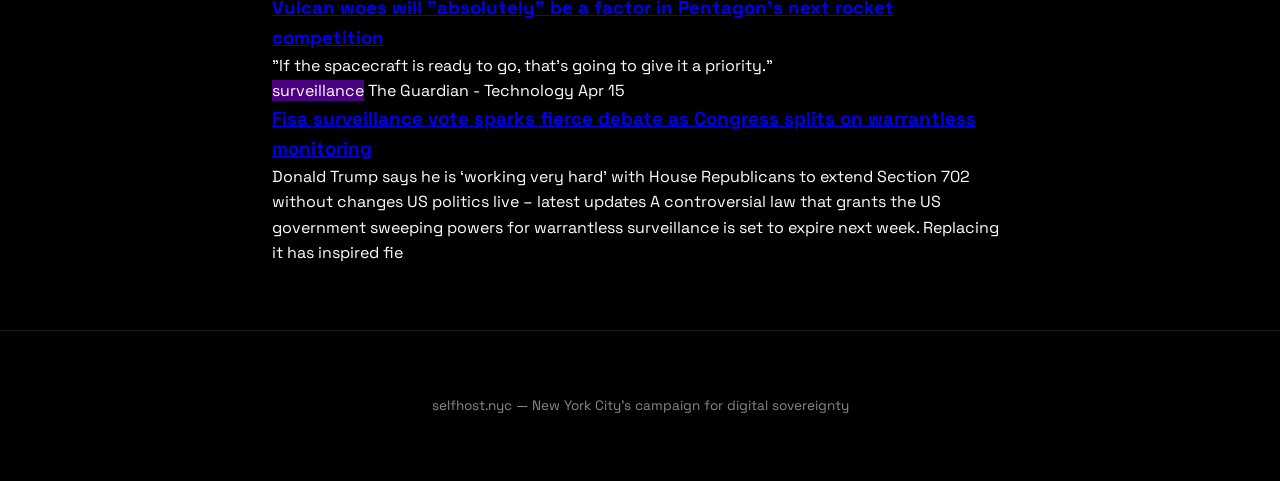
<file: news/index.html>
<!DOCTYPE html>
<html lang="en">
<head>
    <meta charset="UTF-8">
    <meta name="viewport" content="width=device-width, initial-scale=1.0">
    <title>News — selfhost.nyc</title>
    <meta name="description" content="Latest news on Google's unethical practices, NYC's tech contracts, and the fight for digital sovereignty.">
    <meta property="og:title" content="News — selfhost.nyc">
    <meta property="og:description" content="Latest on Google's ethics violations and NYC's digital sovereignty campaign.">
    <link rel="preconnect" href="https://fonts.googleapis.com">
    <link rel="preconnect" href="https://fonts.gstatic.com" crossorigin>
    <link href="https://fonts.googleapis.com/css2?family=Space+Grotesk:wght@400;500;600;700&display=swap" rel="stylesheet">
    <style>
        *, *::before, *::after { margin: 0; padding: 0; box-sizing: border-box; }
        :root {
            --red: #e63617;
            --black: #000;
            --white: #fff;
            --gray: #888;
        }
        body {
            font-family: 'Space Grotesk', sans-serif;
            background: var(--black);
            color: var(--white);
            line-height: 1.6;
            -webkit-font-smoothing: antialiased;
        }
        nav {
            position: fixed;
            top: 0; left: 0; right: 0;
            display: flex;
            justify-content: space-between;
            align-items: center;
            padding: 1.2rem 2rem;
            background: rgba(0, 0, 0, 0.95);
            backdrop-filter: blur(8px);
            z-index: 100;
        }
        nav .logo {
            font-weight: 700;
            font-size: 1rem;
            color: var(--white);
            text-decoration: none;
        }
        nav .links a {
            color: rgba(255,255,255,0.6);
            text-decoration: none;
            font-size: 0.8rem;
            margin-left: 1.5rem;
            transition: color 0.2s;
        }
        nav .links a:hover { color: var(--white); }
        
        header {
            max-width: 900px;
            margin: 0 auto;
            padding: 10rem 2rem 3rem;
            text-align: center;
        }
        header h1 {
            font-size: 3rem;
            font-weight: 700;
            margin-bottom: 1rem;
        }
        header p {
            color: var(--gray);
            font-size: 1.1rem;
            max-width: 600px;
            margin: 0 auto;
        }
        
        .filters {
            display: flex;
            justify-content: center;
            gap: 1rem;
            padding: 0 2rem 3rem;
            flex-wrap: wrap;
        }
        .filter {
            background: transparent;
            border: 1px solid rgba(255,255,255,0.2);
            color: var(--white);
            padding: 0.5rem 1rem;
            font-family: inherit;
            cursor: pointer;
            transition: all 0.2s;
        }
        .filter:hover, .filter.active {
            background: var(--red);
            border-color: var(--red);
        }
        
        .posts {
            max-width: 800px;
            margin: 0 auto;
            padding: 0 2rem 4rem;
        }
        .post {
            border-bottom: 1px solid rgba(255,255,255,0.1);
            padding: 2rem 0;
        }
        .post:last-child { border-bottom: none; }
        .post-header {
            display: flex;
            gap: 1rem;
            align-items: center;
            margin-bottom: 0.75rem;
        }
        .post-tag {
            font-size: 0.65rem;
            font-weight: 600;
            text-transform: uppercase;
            letter-spacing: 0.1em;
            padding: 0.2rem 0.5rem;
            background: var(--red);
        }
        .post-tag.ice { background: #c41e3a; }
        .post-tag.military { background: #8b0000; }
        .post-tag.surveillance { background: #4a0080; }
        .post-tag.alternatives { background: #006400; }
        .post-date {
            color: var(--gray);
            font-size: 0.85rem;
        }
        .post h2 {
            font-size: 1.4rem;
            font-weight: 600;
            margin-bottom: 0.5rem;
        }
        .post h2 a {
            color: var(--white);
            text-decoration: none;
        }
        .post h2 a:hover { color: var(--red); }
        .post p {
            color: rgba(255,255,255,0.7);
            font-size: 0.95rem;
        }
        .post-source {
            color: var(--gray);
            font-size: 0.8rem;
            margin-top: 0.75rem;
        }
        
        .empty {
            text-align: center;
            color: var(--gray);
            padding: 4rem 2rem;
        }
        
        footer {
            text-align: center;
            padding: 4rem 2rem;
            color: var(--gray);
            font-size: 0.85rem;
            border-top: 1px solid rgba(255,255,255,0.1);
        }
    </style>
</head>
<body>
    <nav>
        <a href="/" class="logo">selfhost.nyc</a>
        <div class="links">
            <a href="/news/" style="color: var(--white);">News</a>
            <a href="/">Home</a>
        </div>
    </nav>
    
    <header>
        <h1>News</h1>
        <p>Updates on Google's ethics violations, NYC's tech contracts, and the fight for digital sovereignty.</p>
    </header>
    
    <div class="filters">
        <button class="filter active" data-filter="all">All</button>
        <button class="filter" data-filter="ice">ICE</button>
        <button class="filter" data-filter="military">Military</button>
        <button class="filter" data-filter="surveillance">Surveillance</button>
        <button class="filter" data-filter="alternatives">Alternatives</button>
    </div>
    
    <div class="posts" id="posts-container" data-news="{}">
        <p class="news-loading">Loading news...</p>
    </div>
    
    <footer>
        <p>selfhost.nyc — New York City's campaign for digital sovereignty</p>
    </footer>
    
    <script src="/js/news-loader.js"></script>
    <script>
        // Filter functionality
        document.querySelectorAll('.filter').forEach(btn => {
            btn.addEventListener('click', () => {
                document.querySelectorAll('.filter').forEach(b => b.classList.remove('active'));
                btn.classList.add('active');
                const filter = btn.dataset.filter;
                NewsLoader.load({
                    container: document.getElementById('posts-container'),
                    maxStories: 50,
                    filter: filter === 'all' ? null : filter
                });
            });
        });
        
        // Load all news initially
        NewsLoader.load({
            container: document.getElementById('posts-container'),
            maxStories: 50
        });
    </script>
</body>
</html>
</file>
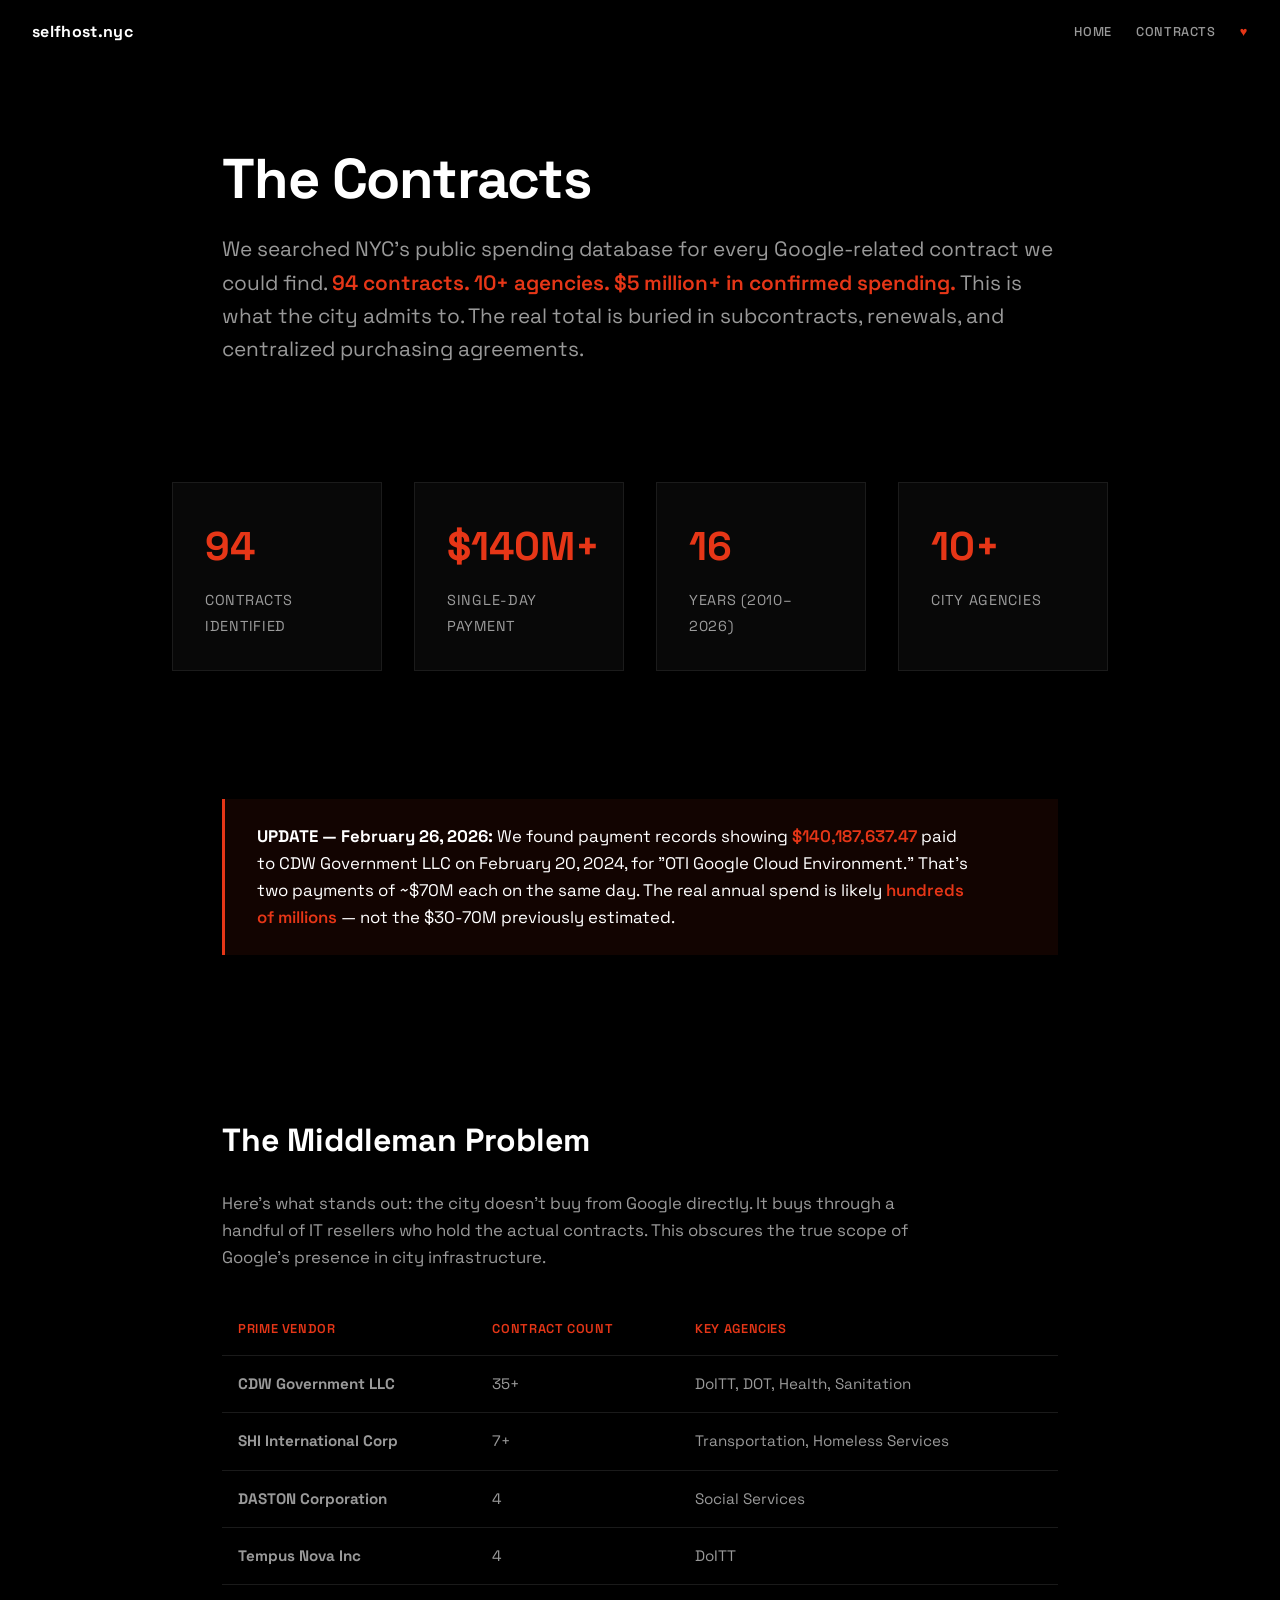
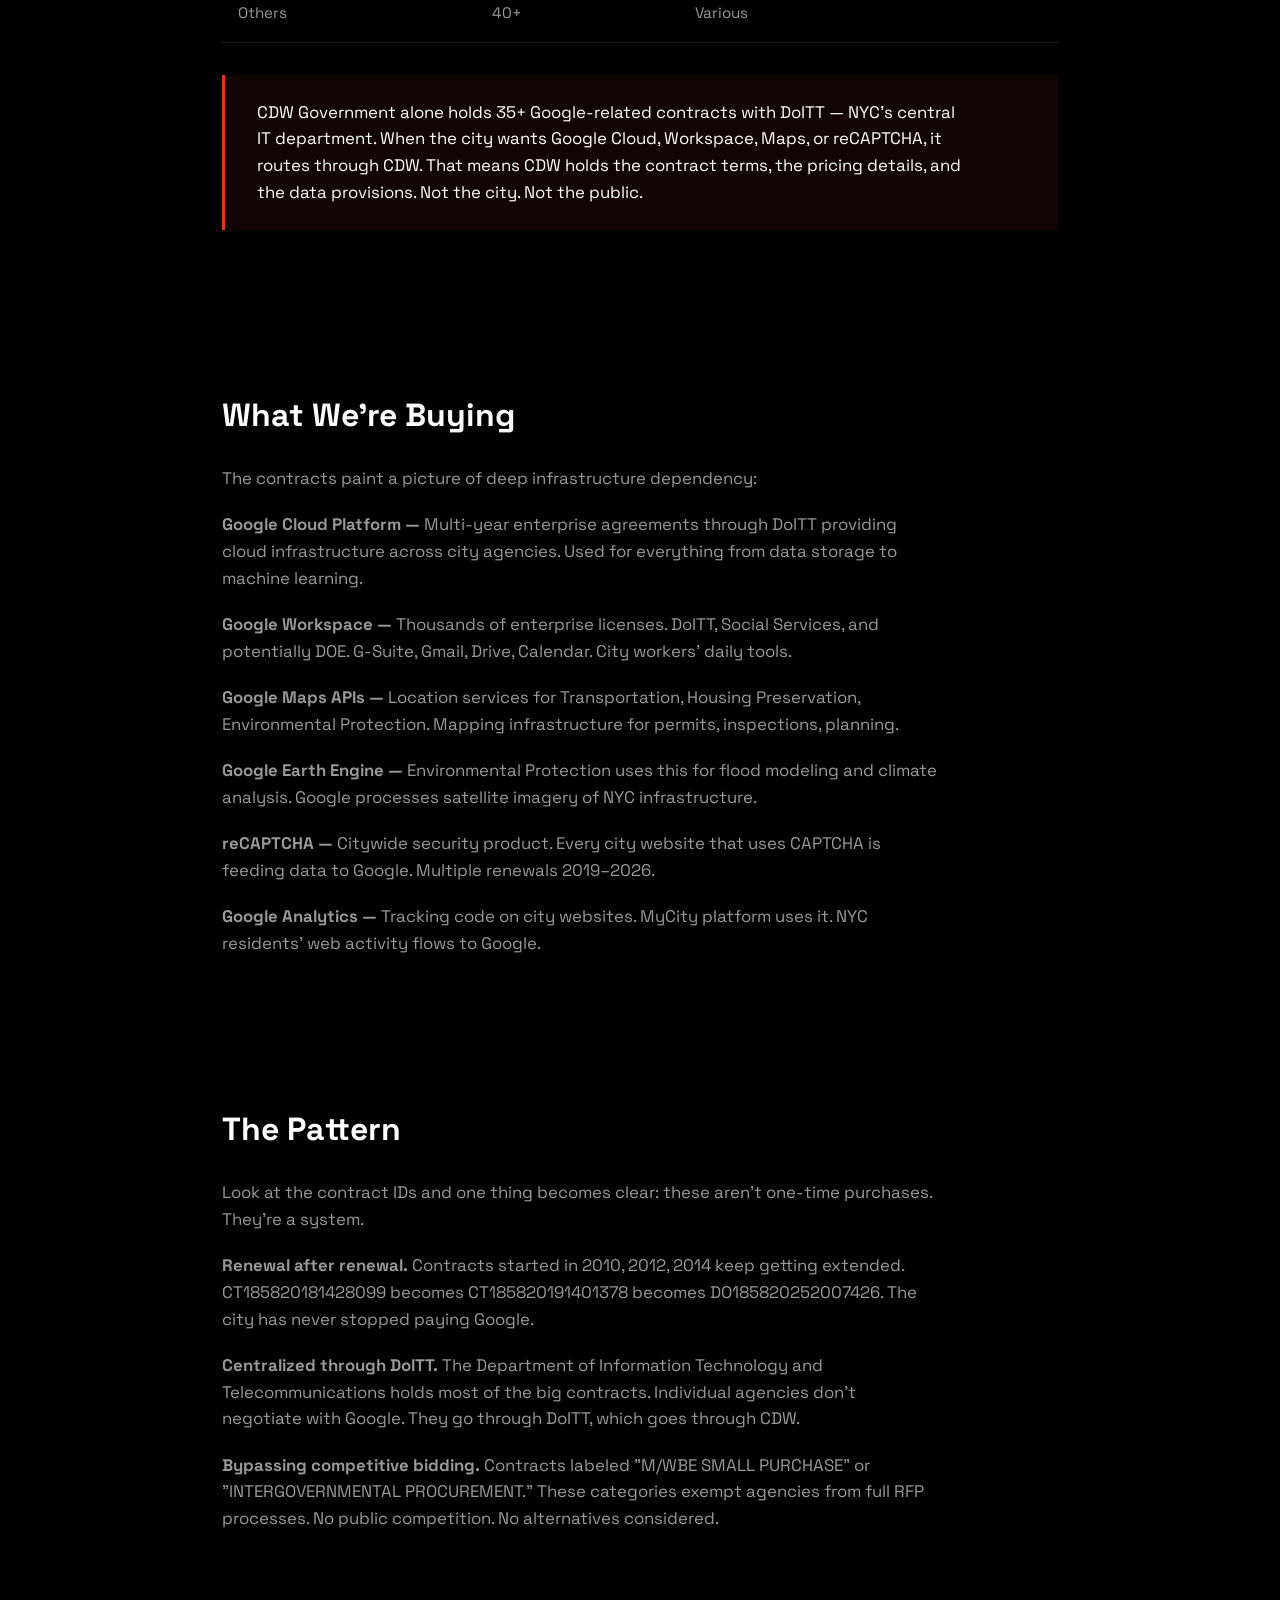
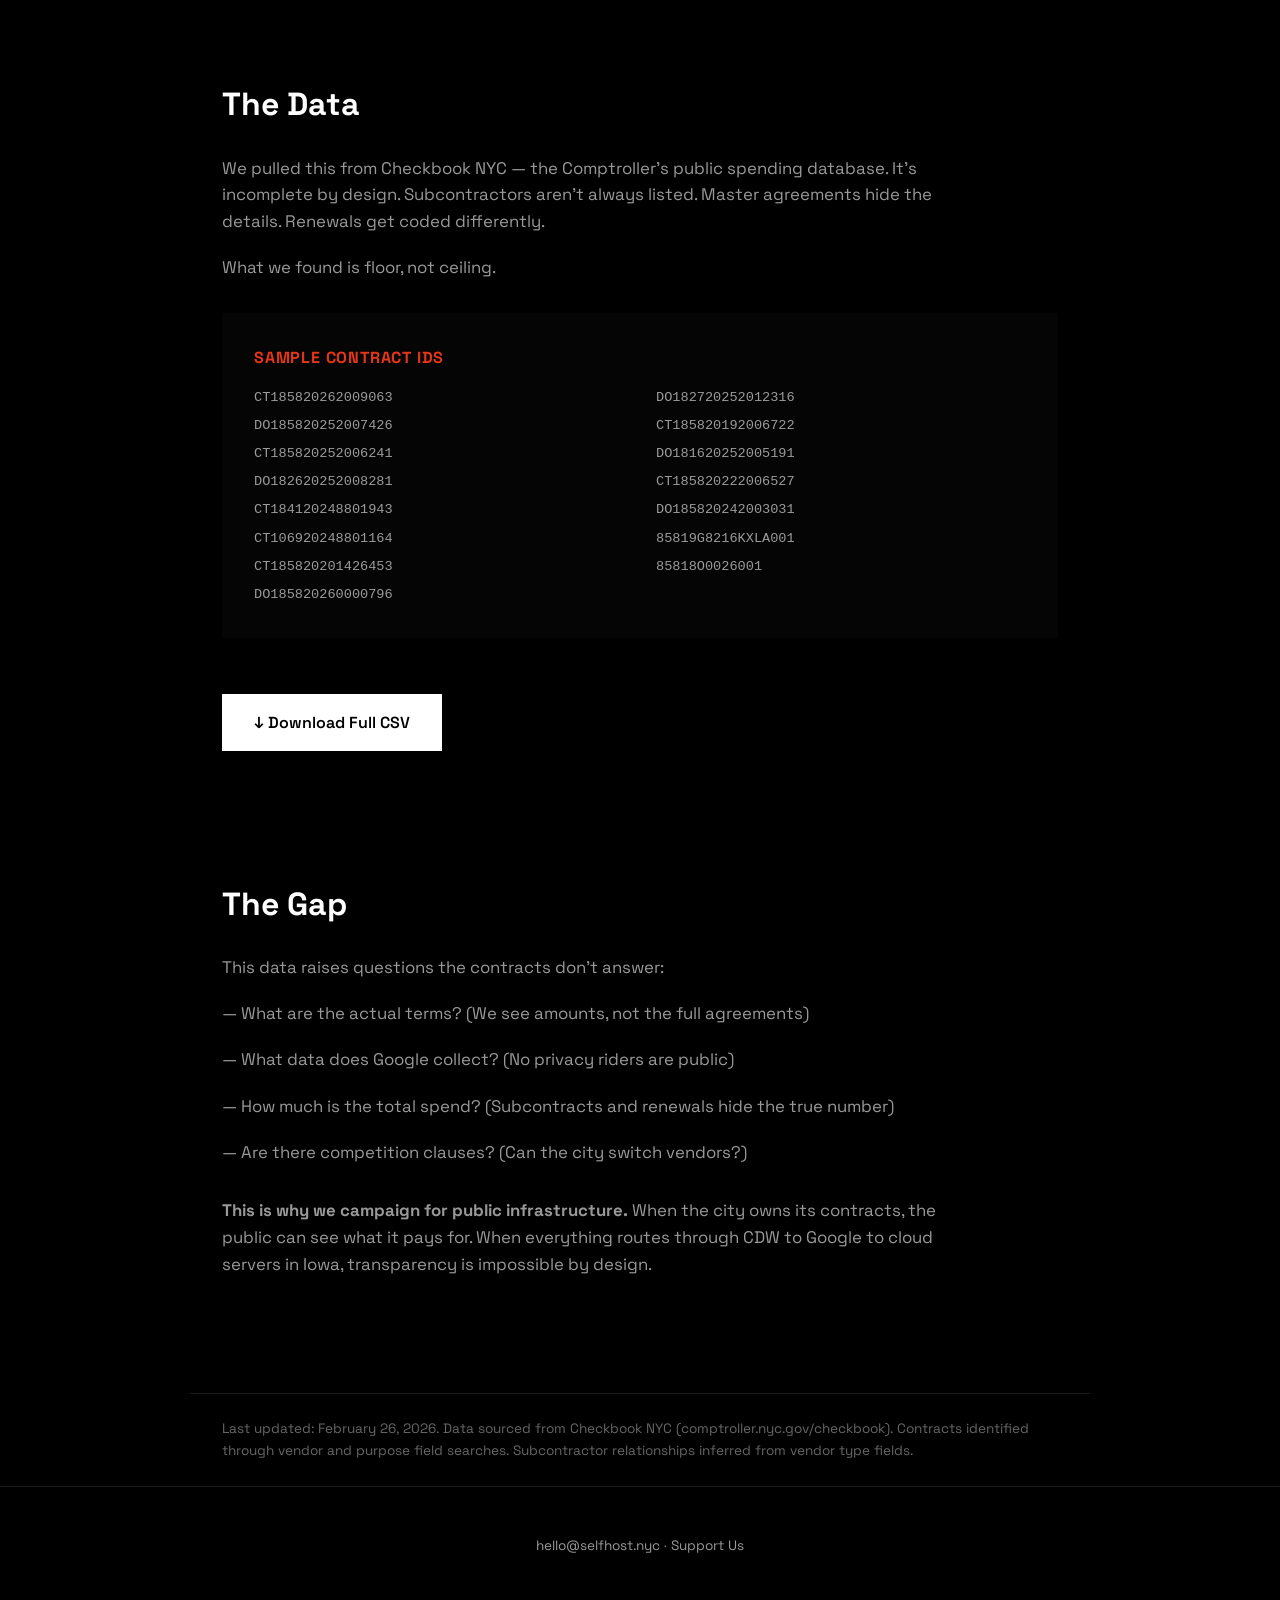
<file: contracts.html>
<!DOCTYPE html>
<html lang="en">
<head>
    <meta charset="UTF-8">
    <meta name="viewport" content="width=device-width, initial-scale=1.0">
    <title>NYC Google Contracts — selfhost.nyc</title>
    <meta name="description" content="94 Google-related contracts identified across 10+ NYC agencies. $5M+ in confirmed spending. The real total is likely much higher.">
    <link rel="preconnect" href="https://fonts.googleapis.com">
    <link rel="preconnect" href="https://fonts.gstatic.com" crossorigin>
    <link href="https://fonts.googleapis.com/css2?family=Space+Grotesk:wght@400;500;600;700&display=swap" rel="stylesheet">
    <style>
        *, *::before, *::after { margin: 0; padding: 0; box-sizing: border-box; }
        :root {
            --red: #e63617;
            --black: #000;
            --white: #fff;
            --off-white: #f5f5f5;
            --gray: rgba(255,255,255,0.6);
        }
        body {
            font-family: 'Space Grotesk', sans-serif;
            background: var(--black);
            color: var(--white);
            -webkit-font-smoothing: antialiased;
            line-height: 1.6;
        }
        nav {
            position: fixed;
            top: 0; left: 0; right: 0;
            z-index: 100;
            display: flex;
            justify-content: space-between;
            align-items: center;
            padding: 1.2rem 2rem;
            background: rgba(0, 0, 0, 0.95);
            backdrop-filter: blur(8px);
        }
        nav .logo {
            font-weight: 700;
            font-size: 1rem;
            letter-spacing: 0.02em;
            color: var(--white);
            text-decoration: none;
        }
        nav .links {
            display: flex;
            gap: 1.5rem;
        }
        nav .links a {
            color: rgba(255,255,255,0.6);
            text-decoration: none;
            font-size: 0.8rem;
            font-weight: 500;
            letter-spacing: 0.05em;
            text-transform: uppercase;
            transition: color 0.2s;
        }
        nav .links a:hover { color: var(--white); }
        
        .hero {
            min-height: 50vh;
            display: flex;
            flex-direction: column;
            justify-content: center;
            padding: 8rem 2rem 4rem;
            max-width: 900px;
            margin: 0 auto;
        }
        .hero h1 {
            font-size: clamp(2rem, 5vw, 3.5rem);
            font-weight: 700;
            line-height: 1.1;
            letter-spacing: -0.02em;
            margin-bottom: 1.5rem;
        }
        .hero .lead {
            font-size: clamp(1.1rem, 2vw, 1.3rem);
            color: var(--gray);
            max-width: 65ch;
        }
        .red { color: var(--red); font-weight: 600; }
        
        .stats {
            display: grid;
            grid-template-columns: repeat(auto-fit, minmax(200px, 1fr));
            gap: 2rem;
            padding: 2rem;
            max-width: 1000px;
            margin: 0 auto;
        }
        .stat-card {
            background: rgba(255,255,255,0.03);
            padding: 2rem;
            border: 1px solid rgba(255,255,255,0.08);
        }
        .stat-card .number {
            font-size: 2.5rem;
            font-weight: 700;
            color: var(--red);
            display: block;
            margin-bottom: 0.5rem;
        }
        .stat-card .label {
            font-size: 0.9rem;
            color: var(--gray);
            text-transform: uppercase;
            letter-spacing: 0.05em;
        }
        
        .section {
            padding: 4rem 2rem;
            max-width: 900px;
            margin: 0 auto;
        }
        .section h2 {
            font-size: clamp(1.5rem, 3vw, 2rem);
            font-weight: 700;
            margin-bottom: 1.5rem;
            color: var(--white);
        }
        .section p {
            font-size: 1.05rem;
            color: var(--gray);
            margin-bottom: 1.2rem;
            max-width: 65ch;
        }
        
        .vendor-table {
            width: 100%;
            border-collapse: collapse;
            margin: 2rem 0;
            font-size: 0.95rem;
        }
        .vendor-table th,
        .vendor-table td {
            padding: 1rem;
            text-align: left;
            border-bottom: 1px solid rgba(255,255,255,0.1);
        }
        .vendor-table th {
            color: var(--red);
            text-transform: uppercase;
            font-size: 0.8rem;
            letter-spacing: 0.05em;
            font-weight: 600;
        }
        .vendor-table td {
            color: var(--gray);
        }
        .vendor-table tr:hover td {
            color: var(--white);
        }
        
        .highlight-box {
            background: rgba(230, 54, 23, 0.08);
            border-left: 3px solid var(--red);
            padding: 1.5rem 2rem;
            margin: 2rem 0;
        }
        .highlight-box p {
            color: var(--white);
            margin: 0;
        }
        
        .contract-list {
            background: rgba(255,255,255,0.02);
            padding: 2rem;
            margin: 2rem 0;
            max-height: 400px;
            overflow-y: auto;
        }
        .contract-list h3 {
            font-size: 1rem;
            color: var(--red);
            margin-bottom: 1rem;
            text-transform: uppercase;
            letter-spacing: 0.05em;
        }
        .contract-list ul {
            list-style: none;
            font-family: monospace;
            font-size: 0.85rem;
            color: var(--gray);
            column-count: 2;
            column-gap: 2rem;
        }
        .contract-list li {
            margin-bottom: 0.4rem;
        }
        
        .download {
            display: inline-flex;
            align-items: center;
            gap: 0.5rem;
            margin-top: 1.5rem;
            padding: 1rem 2rem;
            background: var(--white);
            color: var(--black);
            text-decoration: none;
            font-weight: 600;
            transition: opacity 0.2s;
        }
        .download:hover { opacity: 0.9; }
        
        .note {
            font-size: 0.85rem;
            color: rgba(255,255,255,0.4);
            padding: 1.5rem 2rem;
            max-width: 900px;
            margin: 0 auto;
            border-top: 1px solid rgba(255,255,255,0.1);
        }
        
        footer {
            border-top: 1px solid rgba(255,255,255,0.1);
            padding: 3rem 2rem;
            text-align: center;
        }
        footer p {
            font-size: 0.85rem;
            color: rgba(255,255,255,0.4);
        }
        footer a {
            color: rgba(255,255,255,0.6);
            text-decoration: none;
        }
        footer a:hover { color: var(--white); }
        
        @media (max-width: 600px) {
            nav .links { gap: 1rem; }
            nav .links a { font-size: 0.7rem; }
            .contract-list ul { column-count: 1; }
        }
    </style>
</head>
<body>

<nav>
    <a href="/" class="logo">selfhost.nyc</a>
    <div class="links">
        <a href="/">Home</a>
        <a href="/contracts">Contracts</a>
        <a href="https://ko-fi.com/selfhost" target="_blank" style="color: var(--red);">♥</a>
    </div>
</nav>

<section class="hero">
    <h1>The Contracts</h1>
    <p class="lead">We searched NYC's public spending database for every Google-related contract we could find. <span class="red">94 contracts. 10+ agencies. $5 million+ in confirmed spending.</span> This is what the city admits to. The real total is buried in subcontracts, renewals, and centralized purchasing agreements.</p>
</section>

<section class="stats">
    <div class="stat-card">
        <span class="number">94</span>
        <span class="label">Contracts Identified</span>
    </div>
    <div class="stat-card">
        <span class="number">$140M+</span>
        <span class="label">Single-Day Payment</span>
    </div>
    <div class="stat-card">
        <span class="number">16</span>
        <span class="label">Years (2010–2026)</span>
    </div>
    <div class="stat-card">
        <span class="number">10+</span>
        <span class="label">City Agencies</span>
    </div>
</section>

<section class="section">
    <div class="highlight-box">
        <p><strong>UPDATE — February 26, 2026:</strong> We found payment records showing <span class="red">$140,187,637.47</span> paid to CDW Government LLC on February 20, 2024, for "OTI Google Cloud Environment." That's two payments of ~$70M each on the same day. The real annual spend is likely <span class="red">hundreds of millions</span> — not the $30-70M previously estimated.</p>
    </div>
</section>

<section class="section">
    <h2>The Middleman Problem</h2>
    <p>Here's what stands out: the city doesn't buy from Google directly. It buys through a handful of IT resellers who hold the actual contracts. This obscures the true scope of Google's presence in city infrastructure.</p>
    
    <table class="vendor-table">
        <thead>
            <tr>
                <th>Prime Vendor</th>
                <th>Contract Count</th>
                <th>Key Agencies</th>
            </tr>
        </thead>
        <tbody>
            <tr>
                <td><strong>CDW Government LLC</strong></td>
                <td>35+</td>
                <td>DoITT, DOT, Health, Sanitation</td>
            </tr>
            <tr>
                <td><strong>SHI International Corp</strong></td>
                <td>7+</td>
                <td>Transportation, Homeless Services</td>
            </tr>
            <tr>
                <td><strong>DASTON Corporation</strong></td>
                <td>4</td>
                <td>Social Services</td>
            </tr>
            <tr>
                <td><strong>Tempus Nova Inc</strong></td>
                <td>4</td>
                <td>DoITT</td>
            </tr>
            <tr>
                <td>Others</td>
                <td>40+</td>
                <td>Various</td>
            </tr>
        </tbody>
    </table>
    
    <div class="highlight-box">
        <p>CDW Government alone holds 35+ Google-related contracts with DoITT — NYC's central IT department. When the city wants Google Cloud, Workspace, Maps, or reCAPTCHA, it routes through CDW. That means CDW holds the contract terms, the pricing details, and the data provisions. Not the city. Not the public.</p>
    </div>
</section>

<section class="section">
    <h2>What We're Buying</h2>
    <p>The contracts paint a picture of deep infrastructure dependency:</p>
    
    <p><strong>Google Cloud Platform —</strong> Multi-year enterprise agreements through DoITT providing cloud infrastructure across city agencies. Used for everything from data storage to machine learning.</p>
    
    <p><strong>Google Workspace —</strong> Thousands of enterprise licenses. DoITT, Social Services, and potentially DOE. G-Suite, Gmail, Drive, Calendar. City workers' daily tools.</p>
    
    <p><strong>Google Maps APIs —</strong> Location services for Transportation, Housing Preservation, Environmental Protection. Mapping infrastructure for permits, inspections, planning.</p>
    
    <p><strong>Google Earth Engine —</strong> Environmental Protection uses this for flood modeling and climate analysis. Google processes satellite imagery of NYC infrastructure.</p>
    
    <p><strong>reCAPTCHA —</strong> Citywide security product. Every city website that uses CAPTCHA is feeding data to Google. Multiple renewals 2019–2026.</p>
    
    <p><strong>Google Analytics —</strong> Tracking code on city websites. MyCity platform uses it. NYC residents' web activity flows to Google.</p>
</section>

<section class="section">
    <h2>The Pattern</h2>
    <p>Look at the contract IDs and one thing becomes clear: these aren't one-time purchases. They're a system.</p>
    
    <p><strong>Renewal after renewal.</strong> Contracts started in 2010, 2012, 2014 keep getting extended. CT185820181428099 becomes CT185820191401378 becomes DO185820252007426. The city has never stopped paying Google.</p>
    
    <p><strong>Centralized through DoITT.</strong> The Department of Information Technology and Telecommunications holds most of the big contracts. Individual agencies don't negotiate with Google. They go through DoITT, which goes through CDW.</p>
    
    <p><strong>Bypassing competitive bidding.</strong> Contracts labeled "M/WBE SMALL PURCHASE" or "INTERGOVERNMENTAL PROCUREMENT." These categories exempt agencies from full RFP processes. No public competition. No alternatives considered.</p>
</section>

<section class="section">
    <h2>The Data</h2>
    <p>We pulled this from Checkbook NYC — the Comptroller's public spending database. It's incomplete by design. Subcontractors aren't always listed. Master agreements hide the details. Renewals get coded differently.</p>
    
    <p>What we found is floor, not ceiling.</p>
    
    <div class="contract-list">
        <h3>Sample Contract IDs</h3>
        <ul>
            <li>CT185820262009063</li>
            <li>DO185820252007426</li>
            <li>CT185820252006241</li>
            <li>DO182620252008281</li>
            <li>CT184120248801943</li>
            <li>CT106920248801164</li>
            <li>CT185820201426453</li>
            <li>DO185820260000796</li>
            <li>DO182720252012316</li>
            <li>CT185820192006722</li>
            <li>DO181620252005191</li>
            <li>CT185820222006527</li>
            <li>DO185820242003031</li>
            <li>85819G8216KXLA001</li>
            <li>85818O0026001</li>
        </ul>
    </div>
    
    <a href="/data/nyc-google-contracts.csv" class="download" download>
        ↓ Download Full CSV
    </a>
</section>

<section class="section" style="padding-bottom: 6rem;">
    <h2>The Gap</h2>
    <p>This data raises questions the contracts don't answer:</p>
    
    <p>— What are the actual terms? (We see amounts, not the full agreements)</p>
    <p>— What data does Google collect? (No privacy riders are public)</p>
    <p>— How much is the total spend? (Subcontracts and renewals hide the true number)</p>
    <p>— Are there competition clauses? (Can the city switch vendors?)</p>
    
    <p style="margin-top: 2rem;"><strong>This is why we campaign for public infrastructure.</strong> When the city owns its contracts, the public can see what it pays for. When everything routes through CDW to Google to cloud servers in Iowa, transparency is impossible by design.</p>
</section>

<div class="note">
    <p>Last updated: February 26, 2026. Data sourced from Checkbook NYC (comptroller.nyc.gov/checkbook). Contracts identified through vendor and purpose field searches. Subcontractor relationships inferred from vendor type fields.</p>
</div>

<footer>
    <p><a href="mailto:hello@selfhost.nyc">hello@selfhost.nyc</a> · <a href="https://ko-fi.com/selfhost" target="_blank">Support Us</a></p>
</footer>

</body>
</html>
</file>
<file: css/news-styles.css>
/* News Styles for selfhost.nyc */

.news-section {
  background: rgba(255, 255, 255, 0.02);
  padding: 3rem 0;
  margin: 2rem 0;
}

.news-section__header {
  display: flex;
  justify-content: space-between;
  align-items: center;
  margin-bottom: 1.5rem;
  padding: 0 2rem;
}

.news-section__title {
  font-size: 1.2rem;
  font-weight: 600;
  text-transform: uppercase;
  letter-spacing: 0.05em;
}

.news-section__link {
  font-size: 0.8rem;
  color: rgba(255, 255, 255, 0.6);
  text-decoration: none;
}

.news-section__link:hover {
  color: var(--white);
}

/* News Item */
.news-item {
  padding: 1.5rem 2rem;
  border-bottom: 1px solid rgba(255, 255, 255, 0.1);
}

.news-item:last-child {
  border-bottom: none;
}

.news-item__meta {
  display: flex;
  align-items: center;
  gap: 0.75rem;
  margin-bottom: 0.5rem;
  flex-wrap: wrap;
}

.news-tag {
  font-size: 0.6rem;
  font-weight: 700;
  text-transform: uppercase;
  letter-spacing: 0.05em;
  padding: 0.2rem 0.5rem;
  border-radius: 2px;
}

.news-item__source {
  font-size: 0.75rem;
  color: rgba(255, 255, 255, 0.6);
  text-transform: uppercase;
  letter-spacing: 0.05em;
}

.news-item__time {
  font-size: 0.75rem;
  color: rgba(255, 255, 255, 0.4);
}

.news-item__title {
  font-size: 1rem;
  font-weight: 500;
  line-height: 1.4;
  margin: 0;
}

.news-item__title a {
  color: var(--white);
  text-decoration: none;
}

.news-item__title a:hover {
  color: var(--red);
}

.news-item__desc {
  font-size: 0.9rem;
  color: rgba(255, 255, 255, 0.6);
  margin-top: 0.5rem;
  line-height: 1.5;
}

/* Compact variant for homepage */
.news-item--compact {
  padding: 1rem 2rem;
}

.news-item--compact .news-item__title {
  font-size: 0.95rem;
}

.news-empty,
.news-error {
  padding: 2rem;
  text-align: center;
  color: rgba(255, 255, 255, 0.4);
  font-size: 0.9rem;
}

/* News Filters */
.news-filters {
  display: flex;
  gap: 0.5rem;
  padding: 1rem 2rem;
  flex-wrap: wrap;
}

.news-filter {
  background: transparent;
  border: 1px solid rgba(255, 255, 255, 0.2);
  color: rgba(255, 255, 255, 0.6);
  font-family: inherit;
  font-size: 0.75rem;
  text-transform: uppercase;
  letter-spacing: 0.05em;
  padding: 0.4rem 0.8rem;
  cursor: pointer;
  transition: all 0.2s;
}

.news-filter:hover,
.news-filter.active {
  background: var(--red);
  border-color: var(--red);
  color: var(--white);
}

/* Responsive */
@media (max-width: 600px) {
  .news-item,
  .news-item--compact {
    padding: 1rem 1.5rem;
  }
  
  .news-section__header {
    padding: 0 1.5rem;
  }
}
</file>
